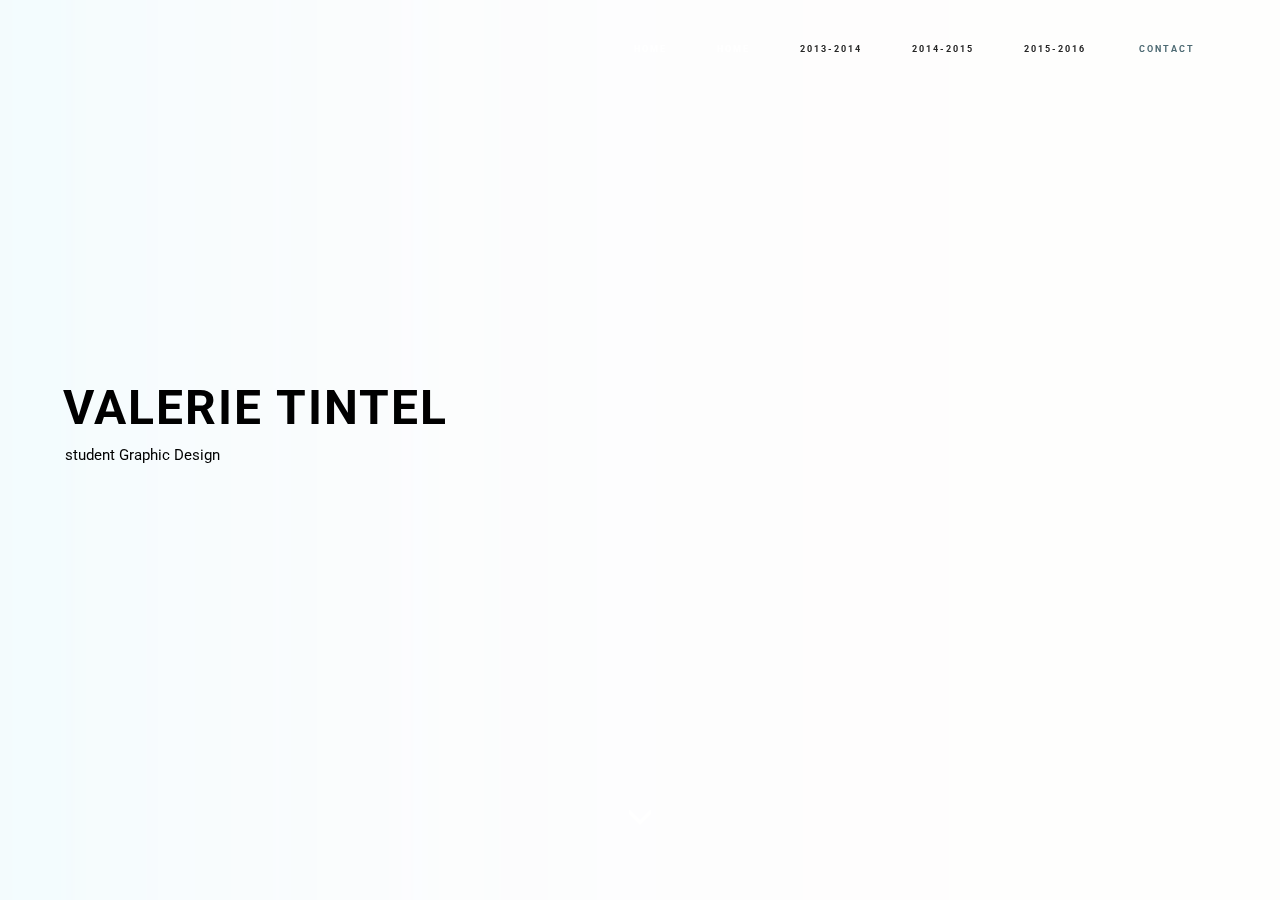
<file: index.html>
<!DOCTYPE html>
<html>
<head>
  <!-- Site made with Mobirise Website Builder v2.10, https://mobirise.com -->
  <meta charset="UTF-8">
  <meta http-equiv="X-UA-Compatible" content="IE=edge">
  <meta name="generator" content="Mobirise v2.10, mobirise.com">
  <meta name="viewport" content="width=device-width, initial-scale=1">
  <link rel="shortcut icon" href="assets/images/logo.png" type="image/x-icon">
  <meta name="description" content="">
  
  <link rel="stylesheet" href="https://fonts.googleapis.com/css?family=Roboto:700,400&amp;subset=cyrillic,latin,greek,vietnamese">
  <link rel="stylesheet" href="assets/bootstrap/css/bootstrap.min.css">
  <link rel="stylesheet" href="assets/animate.css/animate.min.css">
  <link rel="stylesheet" href="assets/mobirise/css/style.css">
  <link rel="stylesheet" href="assets/mobirise/css/mbr-additional.css" type="text/css">
  
  
  
</head>
<body>

<!-- Google Analytics -->
<script>
  (function(i,s,o,g,r,a,m){i['GoogleAnalyticsObject']=r;i[r]=i[r]||function(){
  (i[r].q=i[r].q||[]).push(arguments)},i[r].l=1*new Date();a=s.createElement(o),
  m=s.getElementsByTagName(o)[0];a.async=1;a.src=g;m.parentNode.insertBefore(a,m)
  })(window,document,'script','https://www.google-analytics.com/analytics.js','ga');

  ga('create', 'UA-77731211-2', 'auto');
  ga('send', 'pageview');

</script>
<!-- /Google Analytics -->


<section class="mbr-navbar mbr-navbar--freeze mbr-navbar--absolute mbr-navbar--transparent mbr-navbar--auto-collapse" id="menu-7">
    <div class="mbr-navbar__section mbr-section">
        <div class="mbr-section__container container">
            <div class="mbr-navbar__container">
                
                <div class="mbr-navbar__hamburger mbr-hamburger"><span class="mbr-hamburger__line"></span></div>
                <div class="mbr-navbar__column mbr-navbar__menu">
                    <nav class="mbr-navbar__menu-box mbr-navbar__menu-box--inline-right">
                        <div class="mbr-navbar__column"><ul class="mbr-navbar__items mbr-navbar__items--right mbr-buttons mbr-buttons--freeze mbr-buttons--right btn-decorator mbr-buttons--active"><li class="mbr-navbar__item"><a class="mbr-buttons__link btn text-white" href="https://mobirise.com">HOME</a></li> <li class="mbr-navbar__item"><a class="mbr-buttons__link btn text-white" href="https://mobirise.com">HOME</a></li>       <li class="mbr-navbar__item"><a class="mbr-buttons__link btn text-black" href="13-14.html">2013-2014</a></li> <li class="mbr-navbar__item"><a class="mbr-buttons__link btn text-black" href="14-15.html">2014-2015</a></li> <li class="mbr-navbar__item"><a class="mbr-buttons__link btn text-black" href="15-16.html">2015-2016</a></li>   </ul></div>
                        <div class="mbr-navbar__column"><ul class="mbr-navbar__items mbr-navbar__items--right mbr-buttons mbr-buttons--freeze mbr-buttons--right btn-inverse mbr-buttons--active"> <li class="mbr-navbar__item"><a class="mbr-buttons__btn btn btn-link" href="contact.html">CONTACT</a></li></ul></div>
                    </nav>
                </div>
            </div>
        </div>
    </div>
</section>

<section class="engine"><a rel="external" href="https://mobirise.com">mobile website builder</a></section><section class="mbr-box mbr-section mbr-section--relative mbr-section--fixed-size mbr-section--full-height mbr-section--bg-adapted mbr-parallax-background mbr-after-navbar" id="header2-4" style="background-image: url(assets/images/achtergrond-842x595-16.jpg);">
    <div class="mbr-box__magnet mbr-box__magnet--sm-padding mbr-box__magnet--center-left">
        <div class="mbr-overlay" style="opacity: 0.7; background-color: rgb(255, 255, 255);"></div>
        <div class="mbr-box__container mbr-section__container container">
            <div class="mbr-box mbr-box--stretched"><div class="mbr-box__magnet mbr-box__magnet--center-left">
                <div class="row"><div class=" col-sm-6">
                    <div class="mbr-hero animated fadeInUp">
                        <h1 class="mbr-hero__text">VALERIE TINTEL</h1>
                        <p class="mbr-hero__subtext">student Graphic Design&nbsp;</p>
                    </div>
                    
                </div></div>
            </div></div>
        </div>
        <div class="mbr-arrow mbr-arrow--floating text-center">
            <div class="mbr-section__container container">
                <a class="mbr-arrow__link" href="#next"><i class="glyphicon glyphicon-menu-down"></i></a>
            </div>
        </div>
    </div>
</section>


  <script src="assets/web/assets/jquery/jquery.min.js"></script>
  <script src="assets/bootstrap/js/bootstrap.min.js"></script>
  <script src="assets/smooth-scroll/SmoothScroll.js"></script>
  <script src="assets/jarallax/jarallax.js"></script>
  <script src="assets/mobirise/js/script.js"></script>
  
  
</body>
</html>
</file>
<file: 13-14.html>
<!DOCTYPE html>
<html>
<head>
  <!-- Site made with Mobirise Website Builder v2.10, https://mobirise.com -->
  <meta charset="UTF-8">
  <meta http-equiv="X-UA-Compatible" content="IE=edge">
  <meta name="generator" content="Mobirise v2.10, mobirise.com">
  <meta name="viewport" content="width=device-width, initial-scale=1">
  <link rel="shortcut icon" href="assets/images/logo.png" type="image/x-icon">
  <meta name="description" content="">
  
  <link rel="stylesheet" href="https://fonts.googleapis.com/css?family=Roboto:700,400&amp;subset=cyrillic,latin,greek,vietnamese">
  <link rel="stylesheet" href="assets/bootstrap/css/bootstrap.min.css">
  <link rel="stylesheet" href="assets/animate.css/animate.min.css">
  <link rel="stylesheet" href="assets/mobirise/css/style.css">
  <link rel="stylesheet" href="assets/mobirise/css/mbr-additional.css" type="text/css">
  
  
  
</head>
<body>

<!-- Google Analytics -->
<script>
  (function(i,s,o,g,r,a,m){i['GoogleAnalyticsObject']=r;i[r]=i[r]||function(){
  (i[r].q=i[r].q||[]).push(arguments)},i[r].l=1*new Date();a=s.createElement(o),
  m=s.getElementsByTagName(o)[0];a.async=1;a.src=g;m.parentNode.insertBefore(a,m)
  })(window,document,'script','https://www.google-analytics.com/analytics.js','ga');

  ga('create', 'UA-77731211-2', 'auto');
  ga('send', 'pageview');

</script>
<!-- /Google Analytics -->


<section class="mbr-box mbr-section mbr-section--relative mbr-section--fixed-size mbr-section--full-height mbr-section--bg-adapted" id="header4-71" style="background-color: rgb(0, 0, 0);">
    <div class="mbr-box__magnet mbr-box__magnet--sm-padding mbr-box__magnet--center-center">
        
        <div class="mbr-box__container mbr-section__container container">
            <div class="mbr-box mbr-box--stretched"><div class="mbr-box__magnet mbr-box__magnet--center-center">
                <div class="row"><div class=" col-sm-8 col-sm-offset-2">
                    <div class="mbr-hero animated fadeInUp">
                        <h1 class="mbr-hero__text">2013-2014</h1>
                        
                    </div>
                    <div class="mbr-buttons btn-inverse mbr-buttons--center"> <a class="mbr-buttons__btn btn btn-lg btn-default animated fadeInUp delay" href="page10.html">photography</a></div>
                </div></div>
            </div></div>
        </div>
        
    </div>
</section>


  <section class="engine"><a rel="external" href="https://mobirise.com">best website builder free</a></section><script src="assets/web/assets/jquery/jquery.min.js"></script>
  <script src="assets/bootstrap/js/bootstrap.min.js"></script>
  <script src="assets/smooth-scroll/SmoothScroll.js"></script>
  <script src="assets/mobirise/js/script.js"></script>
  
  
</body>
</html>
</file>
<file: 14-15.html>
<!DOCTYPE html>
<html>
<head>
  <!-- Site made with Mobirise Website Builder v2.10, https://mobirise.com -->
  <meta charset="UTF-8">
  <meta http-equiv="X-UA-Compatible" content="IE=edge">
  <meta name="generator" content="Mobirise v2.10, mobirise.com">
  <meta name="viewport" content="width=device-width, initial-scale=1">
  <link rel="shortcut icon" href="assets/images/logo.png" type="image/x-icon">
  <meta name="description" content="">
  
  <link rel="stylesheet" href="https://fonts.googleapis.com/css?family=Roboto:700,400&amp;subset=cyrillic,latin,greek,vietnamese">
  <link rel="stylesheet" href="assets/bootstrap/css/bootstrap.min.css">
  <link rel="stylesheet" href="assets/animate.css/animate.min.css">
  <link rel="stylesheet" href="assets/mobirise/css/style.css">
  <link rel="stylesheet" href="assets/mobirise/css/mbr-additional.css" type="text/css">
  
  
  
</head>
<body>

<!-- Google Analytics -->
<script>
  (function(i,s,o,g,r,a,m){i['GoogleAnalyticsObject']=r;i[r]=i[r]||function(){
  (i[r].q=i[r].q||[]).push(arguments)},i[r].l=1*new Date();a=s.createElement(o),
  m=s.getElementsByTagName(o)[0];a.async=1;a.src=g;m.parentNode.insertBefore(a,m)
  })(window,document,'script','https://www.google-analytics.com/analytics.js','ga');

  ga('create', 'UA-77731211-2', 'auto');
  ga('send', 'pageview');

</script>
<!-- /Google Analytics -->


<section class="mbr-box mbr-section mbr-section--relative mbr-section--fixed-size mbr-section--full-height mbr-section--bg-adapted" id="header4-60" style="background-color: rgb(0, 0, 0);">
    <div class="mbr-box__magnet mbr-box__magnet--sm-padding mbr-box__magnet--center-center">
        
        <div class="mbr-box__container mbr-section__container container">
            <div class="mbr-box mbr-box--stretched"><div class="mbr-box__magnet mbr-box__magnet--center-center">
                <div class="row"><div class=" col-sm-8 col-sm-offset-2">
                    <div class="mbr-hero animated fadeInUp">
                        <h1 class="mbr-hero__text">2014-2015</h1>
                        
                    </div>
                    <div class="mbr-buttons btn-inverse mbr-buttons--center"><a class="mbr-buttons__btn btn btn-lg animated fadeInUp delay btn-default" href="photography14-15.html">photography</a> <a class="mbr-buttons__btn btn btn-lg btn-default animated fadeInUp delay" href="graphics14-15.html">graphics</a></div>
                </div></div>
            </div></div>
        </div>
        
    </div>
</section>


  <section class="engine"><a rel="external" href="https://mobirise.com">free site creator</a></section><script src="assets/web/assets/jquery/jquery.min.js"></script>
  <script src="assets/bootstrap/js/bootstrap.min.js"></script>
  <script src="assets/smooth-scroll/SmoothScroll.js"></script>
  <script src="assets/mobirise/js/script.js"></script>
  
  
</body>
</html>
</file>
<file: 15-16.html>
<!DOCTYPE html>
<html>
<head>
  <!-- Site made with Mobirise Website Builder v2.10, https://mobirise.com -->
  <meta charset="UTF-8">
  <meta http-equiv="X-UA-Compatible" content="IE=edge">
  <meta name="generator" content="Mobirise v2.10, mobirise.com">
  <meta name="viewport" content="width=device-width, initial-scale=1">
  <link rel="shortcut icon" href="assets/images/logo.png" type="image/x-icon">
  <meta name="description" content="">
  
  <link rel="stylesheet" href="https://fonts.googleapis.com/css?family=Roboto:700,400&amp;subset=cyrillic,latin,greek,vietnamese">
  <link rel="stylesheet" href="assets/bootstrap/css/bootstrap.min.css">
  <link rel="stylesheet" href="assets/animate.css/animate.min.css">
  <link rel="stylesheet" href="assets/mobirise/css/style.css">
  <link rel="stylesheet" href="assets/mobirise/css/mbr-additional.css" type="text/css">
  
  
  
</head>
<body>

<!-- Google Analytics -->
<script>
  (function(i,s,o,g,r,a,m){i['GoogleAnalyticsObject']=r;i[r]=i[r]||function(){
  (i[r].q=i[r].q||[]).push(arguments)},i[r].l=1*new Date();a=s.createElement(o),
  m=s.getElementsByTagName(o)[0];a.async=1;a.src=g;m.parentNode.insertBefore(a,m)
  })(window,document,'script','https://www.google-analytics.com/analytics.js','ga');

  ga('create', 'UA-77731211-2', 'auto');
  ga('send', 'pageview');

</script>
<!-- /Google Analytics -->


<section class="mbr-box mbr-section mbr-section--relative mbr-section--fixed-size mbr-section--full-height mbr-section--bg-adapted" id="header4-40" style="background-color: rgb(0, 0, 0);">
    <div class="mbr-box__magnet mbr-box__magnet--sm-padding mbr-box__magnet--center-center">
        
        <div class="mbr-box__container mbr-section__container container">
            <div class="mbr-box mbr-box--stretched"><div class="mbr-box__magnet mbr-box__magnet--center-center">
                <div class="row"><div class=" col-sm-8 col-sm-offset-2">
                    <div class="mbr-hero animated fadeInUp">
                        <h1 class="mbr-hero__text">2015-2016</h1>
                        
                    </div>
                    <div class="mbr-buttons btn-inverse mbr-buttons--center"><a class="mbr-buttons__btn btn btn-lg animated fadeInUp delay btn-default" href="photgraphy1516.html">photograhpy</a> <a class="mbr-buttons__btn btn btn-lg animated fadeInUp delay btn-default" href="graphic15-16.html">graphics</a> <a class="mbr-buttons__btn btn btn-lg animated fadeInUp delay btn-default" href="drawings.html">drawings</a></div>
                </div></div>
            </div></div>
        </div>
        
    </div>
</section>


  <section class="engine"><a rel="external" href="https://mobirise.com">website builder for mac</a></section><script src="assets/web/assets/jquery/jquery.min.js"></script>
  <script src="assets/bootstrap/js/bootstrap.min.js"></script>
  <script src="assets/smooth-scroll/SmoothScroll.js"></script>
  <script src="assets/mobirise/js/script.js"></script>
  
  
</body>
</html>
</file>
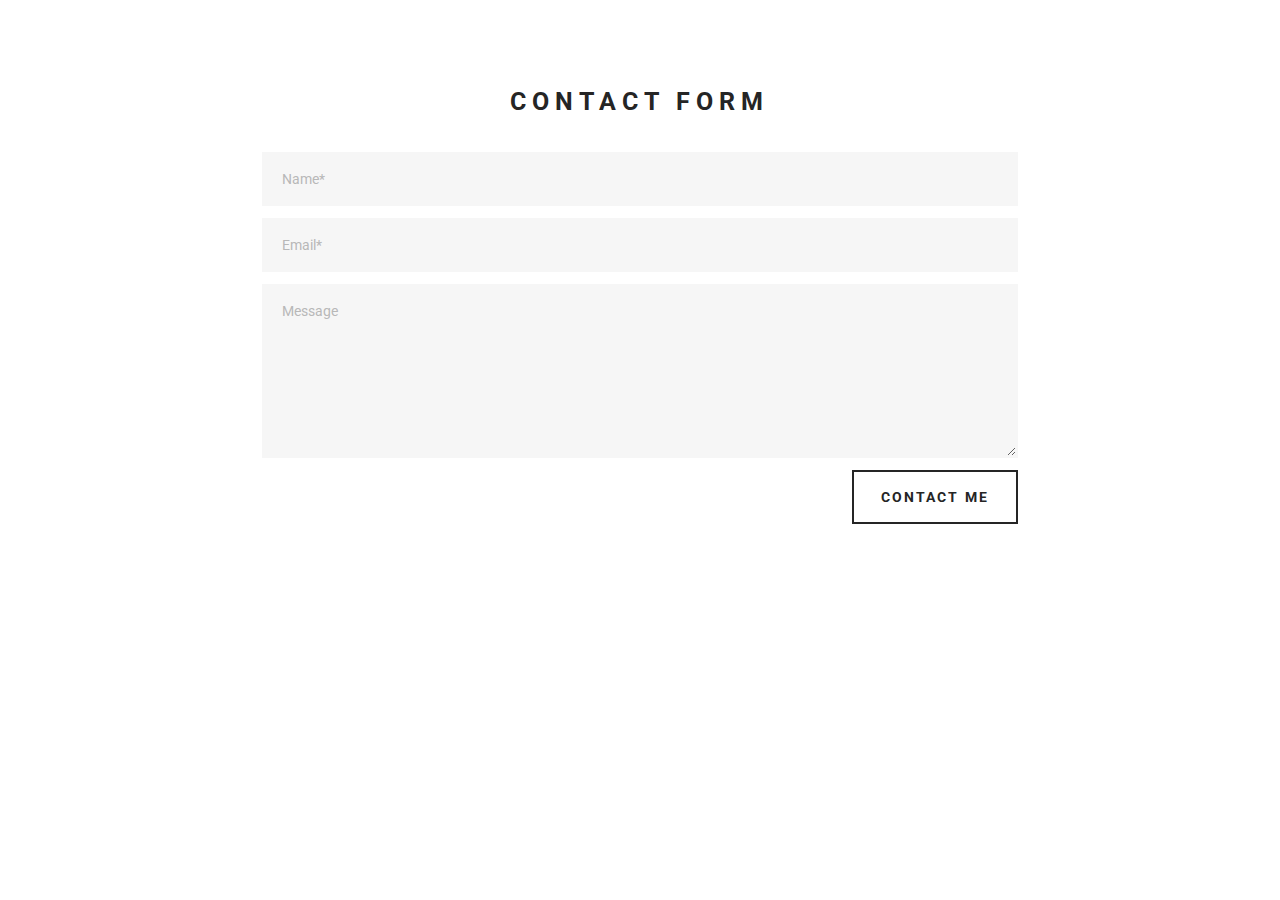
<file: contact.html>
<!DOCTYPE html>
<html>
<head>
  <!-- Site made with Mobirise Website Builder v2.10, https://mobirise.com -->
  <meta charset="UTF-8">
  <meta http-equiv="X-UA-Compatible" content="IE=edge">
  <meta name="generator" content="Mobirise v2.10, mobirise.com">
  <meta name="viewport" content="width=device-width, initial-scale=1">
  <link rel="shortcut icon" href="assets/images/logo.png" type="image/x-icon">
  <meta name="description" content="">
  
  <link rel="stylesheet" href="https://fonts.googleapis.com/css?family=Roboto:700,400&amp;subset=cyrillic,latin,greek,vietnamese">
  <link rel="stylesheet" href="assets/bootstrap/css/bootstrap.min.css">
  <link rel="stylesheet" href="assets/mobirise/css/style.css">
  <link rel="stylesheet" href="assets/mobirise/css/mbr-additional.css" type="text/css">
  
  
  
</head>
<body>

<!-- Google Analytics -->
<script>
  (function(i,s,o,g,r,a,m){i['GoogleAnalyticsObject']=r;i[r]=i[r]||function(){
  (i[r].q=i[r].q||[]).push(arguments)},i[r].l=1*new Date();a=s.createElement(o),
  m=s.getElementsByTagName(o)[0];a.async=1;a.src=g;m.parentNode.insertBefore(a,m)
  })(window,document,'script','https://www.google-analytics.com/analytics.js','ga');

  ga('create', 'UA-77731211-2', 'auto');
  ga('send', 'pageview');

</script>
<!-- /Google Analytics -->


<section class="mbr-section mbr-section--relative mbr-section--fixed-size" id="form1-13" style="background-color: rgb(255, 255, 255);">
    
    <div class="mbr-section__container mbr-section__container--std-padding container" style="padding-top: 93px; padding-bottom: 93px;">
        <div class="row">
            <div class="col-sm-12">
                <div class="row">
                    <div class="col-sm-8 col-sm-offset-2" data-form-type="formoid">
                        <div class="mbr-header mbr-header--center mbr-header--std-padding">
                            <h2 class="mbr-header__text">CONTACT FORM</h2>
                        </div>
                        <div data-form-alert="true">
                            <div class="hide" data-form-alert-success="true">Thanks for filling out form!</div>
                        </div>
                        <form action="https://mobirise.com/" method="post" data-form-title="CONTACT FORM">
                            <input type="hidden" value="RIVb0z6vmHOq8yeYGyTjV9EPOlNaJGh8y81vtvud4VnmL5aqfe+CRT/G4OgJ3wlmpMyQlQHZv8XVAk49hvWRBoSasBhFAp2jHdMPBhW6X1HCQU7fpF4ZFVzLYplVGNYW" data-form-email="true">
                            <div class="form-group">
                                <input type="text" class="form-control" name="name" required="" placeholder="Name*" data-form-field="Name">
                            </div>
                            <div class="form-group">
                                <input type="email" class="form-control" name="email" required="" placeholder="Email*" data-form-field="Email">
                            </div>
                            
                            <div class="form-group">
                                <textarea class="form-control" name="message" rows="7" placeholder="Message" data-form-field="Message"></textarea>
                            </div>
                            <div class="mbr-buttons mbr-buttons--right"><button type="submit" class="mbr-buttons__btn btn btn-lg btn-default">CONTACT ME</button></div>
                        </form>
                    </div>
                </div>
            </div>
        </div>
    </div>
</section>


  <section class="engine"><a rel="external" href="https://mobirise.com">mac web design software</a></section><script src="assets/web/assets/jquery/jquery.min.js"></script>
  <script src="assets/bootstrap/js/bootstrap.min.js"></script>
  <script src="assets/smooth-scroll/SmoothScroll.js"></script>
  <!--[if lte IE 9]>
    <script src="assets/jquery-placeholder/jquery.placeholder.min.js"></script>
  <![endif]-->
  <script src="assets/mobirise/js/script.js"></script>
  <script src="assets/formoid/formoid.min.js"></script>
  
  
</body>
</html>
</file>
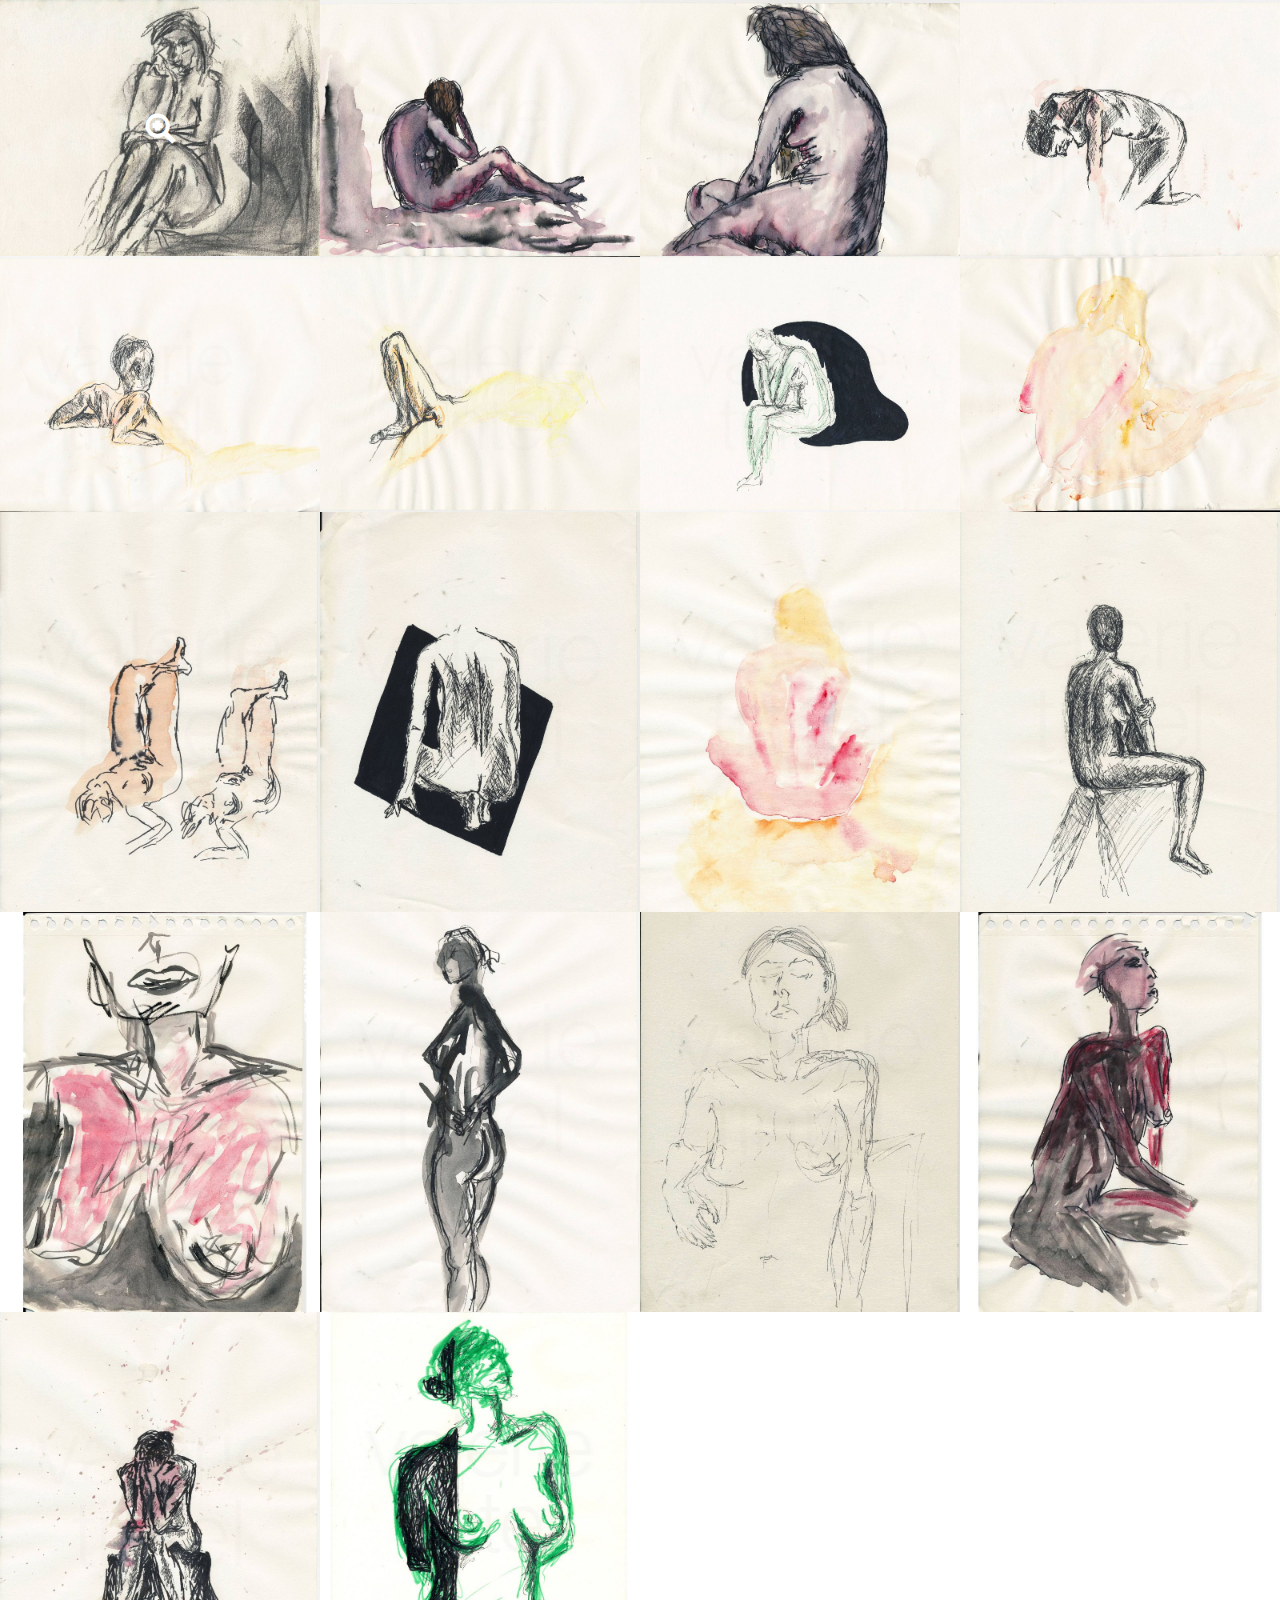
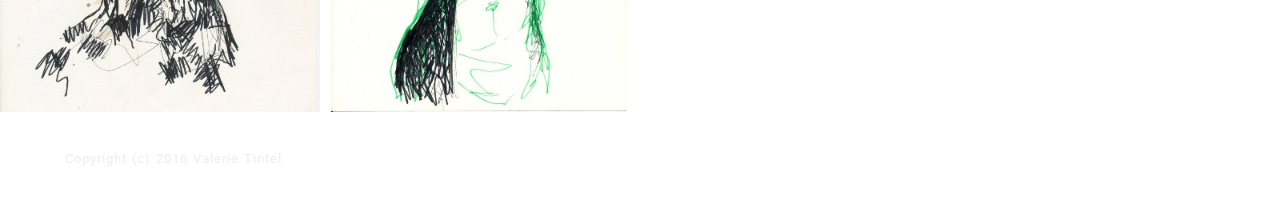
<file: drawings.html>
<!DOCTYPE html>
<html>
<head>
  <!-- Site made with Mobirise Website Builder v2.10, https://mobirise.com -->
  <meta charset="UTF-8">
  <meta http-equiv="X-UA-Compatible" content="IE=edge">
  <meta name="generator" content="Mobirise v2.10, mobirise.com">
  <meta name="viewport" content="width=device-width, initial-scale=1">
  <link rel="shortcut icon" href="assets/images/logo.png" type="image/x-icon">
  <meta name="description" content="">
  
  <link rel="stylesheet" href="https://fonts.googleapis.com/css?family=Roboto:700,400&amp;subset=cyrillic,latin,greek,vietnamese">
  <link rel="stylesheet" href="assets/bootstrap/css/bootstrap.min.css">
  <link rel="stylesheet" href="assets/mobirise/css/style.css">
  <link rel="stylesheet" href="assets/mobirise-gallery/style.css">
  <link rel="stylesheet" href="assets/mobirise-slider/style.css">
  <link rel="stylesheet" href="assets/mobirise/css/mbr-additional.css" type="text/css">
  
  
  
</head>
<body>

<!-- Google Analytics -->
<script>
  (function(i,s,o,g,r,a,m){i['GoogleAnalyticsObject']=r;i[r]=i[r]||function(){
  (i[r].q=i[r].q||[]).push(arguments)},i[r].l=1*new Date();a=s.createElement(o),
  m=s.getElementsByTagName(o)[0];a.async=1;a.src=g;m.parentNode.insertBefore(a,m)
  })(window,document,'script','https://www.google-analytics.com/analytics.js','ga');

  ga('create', 'UA-77731211-2', 'auto');
  ga('send', 'pageview');

</script>
<!-- /Google Analytics -->


<section class="mbr-gallery mbr-section mbr-section--no-padding" id="gallery1-40" style="background-color: rgb(76, 105, 114);">
    <!-- Gallery -->
    <div class=" mbr-gallery-layout-default">
        <div>
            <div class="row mbr-gallery-row no-gutter">
                
                <div class="col-lg-3 col-md-4 col-sm-6 col-xs-12 mbr-gallery-item">

                     

                    <a href="#lb-gallery1-40" data-slide-to="0" data-toggle="modal">
                        <img alt="" src="assets/images/scan-1-3035x2428-56-2000x1600-95.jpg">
                        <span class="icon glyphicon glyphicon-zoom-in"></span>
                    </a>              
                </div><div class="col-lg-3 col-md-4 col-sm-6 col-xs-12 mbr-gallery-item">

                     

                    <a href="#lb-gallery1-40" data-slide-to="1" data-toggle="modal">
                        <img alt="" src="assets/images/scan-2-3100x2480-42-2000x1600-37.jpg">
                        <span class="icon glyphicon glyphicon-zoom-in"></span>
                    </a>              
                </div><div class="col-lg-3 col-md-4 col-sm-6 col-xs-12 mbr-gallery-item">

                     

                    <a href="#lb-gallery1-40" data-slide-to="2" data-toggle="modal">
                        <img alt="" src="assets/images/scan-3-3100x2480-50-2000x1600-37.jpg">
                        <span class="icon glyphicon glyphicon-zoom-in"></span>
                    </a>              
                </div><div class="col-lg-3 col-md-4 col-sm-6 col-xs-12 mbr-gallery-item">

                     

                    <a href="#lb-gallery1-40" data-slide-to="3" data-toggle="modal">
                        <img alt="" src="assets/images/scan-5-3100x2480-0-2000x1600-84.jpg">
                        <span class="icon glyphicon glyphicon-zoom-in"></span>
                    </a>              
                </div><div class="col-lg-3 col-md-4 col-sm-6 col-xs-12 mbr-gallery-item">

                     

                    <a href="#lb-gallery1-40" data-slide-to="4" data-toggle="modal">
                        <img alt="" src="assets/images/scan-6-3100x2480-69-2000x1600-31.jpg">
                        <span class="icon glyphicon glyphicon-zoom-in"></span>
                    </a>              
                </div><div class="col-lg-3 col-md-4 col-sm-6 col-xs-12 mbr-gallery-item">

                     

                    <a href="#lb-gallery1-40" data-slide-to="5" data-toggle="modal">
                        <img alt="" src="assets/images/scan-10-3100x2480-45-2000x1600-61.jpg">
                        <span class="icon glyphicon glyphicon-zoom-in"></span>
                    </a>              
                </div><div class="col-lg-3 col-md-4 col-sm-6 col-xs-12 mbr-gallery-item">

                     

                    <a href="#lb-gallery1-40" data-slide-to="6" data-toggle="modal">
                        <img alt="" src="assets/images/scan-13-3100x2480-76-2000x1600-58.jpg">
                        <span class="icon glyphicon glyphicon-zoom-in"></span>
                    </a>              
                </div><div class="col-lg-3 col-md-4 col-sm-6 col-xs-12 mbr-gallery-item">

                     

                    <a href="#lb-gallery1-40" data-slide-to="7" data-toggle="modal">
                        <img alt="" src="assets/images/scan-3100x2480-18-2000x1600-58.jpg">
                        <span class="icon glyphicon glyphicon-zoom-in"></span>
                    </a>              
                </div>
            </div>
        </div>
        <div class="clearfix"></div>
    </div>

    <!-- Lightbox -->
    <div data-app-prevent-settings="" class="mbr-slider modal fade carousel slide" tabindex="-1" data-keyboard="true" data-interval="false" id="lb-gallery1-40">
        <div class="modal-dialog">
            <div class="modal-content">
                <div class="modal-body">
                    <ol class="carousel-indicators">
                        <li data-app-prevent-settings="" data-target="#lb-gallery1-40" data-slide-to="0"></li><li data-app-prevent-settings="" data-target="#lb-gallery1-40" data-slide-to="1"></li><li data-app-prevent-settings="" data-target="#lb-gallery1-40" data-slide-to="2"></li><li data-app-prevent-settings="" data-target="#lb-gallery1-40" data-slide-to="3"></li><li data-app-prevent-settings="" data-target="#lb-gallery1-40" data-slide-to="4"></li><li data-app-prevent-settings="" data-target="#lb-gallery1-40" data-slide-to="5"></li><li data-app-prevent-settings="" data-target="#lb-gallery1-40" data-slide-to="6"></li><li data-app-prevent-settings="" data-target="#lb-gallery1-40" class=" active" data-slide-to="7"></li>
                    </ol>
                    <div class="carousel-inner">
                        <div class="item">
                            <img alt="" src="assets/images/scan-1-3035x2428-56.jpg">
                        </div><div class="item">
                            <img alt="" src="assets/images/scan-2-3100x2480-42.jpg">
                        </div><div class="item">
                            <img alt="" src="assets/images/scan-3-3100x2480-50.jpg">
                        </div><div class="item">
                            <img alt="" src="assets/images/scan-5-3100x2480-0.jpg">
                        </div><div class="item">
                            <img alt="" src="assets/images/scan-6-3100x2480-69.jpg">
                        </div><div class="item">
                            <img alt="" src="assets/images/scan-10-3100x2480-45.jpg">
                        </div><div class="item">
                            <img alt="" src="assets/images/scan-13-3100x2480-76.jpg">
                        </div><div class="item active">
                            <img alt="" src="assets/images/scan-3100x2480-18.jpg">
                        </div>
                    </div>
                    <a class="left carousel-control" role="button" data-slide="prev" href="#lb-gallery1-40">
                        <span class="glyphicon glyphicon-menu-left" aria-hidden="true"></span>
                        <span class="sr-only">Previous</span>
                    </a>
                    <a class="right carousel-control" role="button" data-slide="next" href="#lb-gallery1-40">
                        <span class="glyphicon glyphicon-menu-right" aria-hidden="true"></span>
                        <span class="sr-only">Next</span>
                    </a>

                    <a class="close" href="#" role="button" data-dismiss="modal">
                        <span class="glyphicon glyphicon-remove" aria-hidden="true"></span>
                        <span class="sr-only">Close</span>
                    </a>
                </div>
            </div>
        </div>
    </div>
</section>

<section class="engine"><a rel="external" href="https://mobirise.com">free website builder</a></section><section class="mbr-gallery mbr-section mbr-section--no-padding" id="gallery1-41" style="background-color: rgb(76, 105, 114);">
    <!-- Gallery -->
    <div class=" mbr-gallery-layout-default">
        <div>
            <div class="row mbr-gallery-row no-gutter">
                
                <div class="col-lg-3 col-md-4 col-sm-6 col-xs-12 mbr-gallery-item">

                     

                    <a href="#lb-gallery1-41" data-slide-to="0" data-toggle="modal">
                        <img alt="" src="assets/images/scan-2480x3100-54-2000x2500-72.jpg">
                        <span class="icon glyphicon glyphicon-zoom-in"></span>
                    </a>              
                </div><div class="col-lg-3 col-md-4 col-sm-6 col-xs-12 mbr-gallery-item">

                     

                    <a href="#lb-gallery1-41" data-slide-to="1" data-toggle="modal">
                        <img alt="" src="assets/images/scan-7-2480x3100-63-2000x2500-57.jpg">
                        <span class="icon glyphicon glyphicon-zoom-in"></span>
                    </a>              
                </div><div class="col-lg-3 col-md-4 col-sm-6 col-xs-12 mbr-gallery-item">

                     

                    <a href="#lb-gallery1-41" data-slide-to="2" data-toggle="modal">
                        <img alt="" src="assets/images/scan-9-2368x2961-47-2000x2501-99.jpg">
                        <span class="icon glyphicon glyphicon-zoom-in"></span>
                    </a>              
                </div><div class="col-lg-3 col-md-4 col-sm-6 col-xs-12 mbr-gallery-item">

                     

                    <a href="#lb-gallery1-41" data-slide-to="3" data-toggle="modal">
                        <img alt="" src="assets/images/scan-11-2480x3100-67-2000x2500-14.jpg">
                        <span class="icon glyphicon glyphicon-zoom-in"></span>
                    </a>              
                </div><div class="col-lg-3 col-md-4 col-sm-6 col-xs-12 mbr-gallery-item">

                     

                    <a href="#lb-gallery1-41" data-slide-to="4" data-toggle="modal">
                        <img alt="" src="assets/images/scan-14-2806x3508-43-2000x2500-17.jpg">
                        <span class="icon glyphicon glyphicon-zoom-in"></span>
                    </a>              
                </div><div class="col-lg-3 col-md-4 col-sm-6 col-xs-12 mbr-gallery-item">

                     

                    <a href="#lb-gallery1-41" data-slide-to="5" data-toggle="modal">
                        <img alt="" src="assets/images/scan-15-2480x3100-8-2000x2500-22.jpg">
                        <span class="icon glyphicon glyphicon-zoom-in"></span>
                    </a>              
                </div><div class="col-lg-3 col-md-4 col-sm-6 col-xs-12 mbr-gallery-item">

                     

                    <a href="#lb-gallery1-41" data-slide-to="6" data-toggle="modal">
                        <img alt="" src="assets/images/scan-16-2480x3100-19-2000x2500-59.jpg">
                        <span class="icon glyphicon glyphicon-zoom-in"></span>
                    </a>              
                </div><div class="col-lg-3 col-md-4 col-sm-6 col-xs-12 mbr-gallery-item">

                     

                    <a href="#lb-gallery1-41" data-slide-to="7" data-toggle="modal">
                        <img alt="" src="assets/images/scan-17-2806x3508-44-2000x2500-39.jpg">
                        <span class="icon glyphicon glyphicon-zoom-in"></span>
                    </a>              
                </div>
            </div>
        </div>
        <div class="clearfix"></div>
    </div>

    <!-- Lightbox -->
    <div data-app-prevent-settings="" class="mbr-slider modal fade carousel slide" tabindex="-1" data-keyboard="true" data-interval="false" id="lb-gallery1-41">
        <div class="modal-dialog">
            <div class="modal-content">
                <div class="modal-body">
                    <ol class="carousel-indicators">
                        <li data-app-prevent-settings="" data-target="#lb-gallery1-41" data-slide-to="0"></li><li data-app-prevent-settings="" data-target="#lb-gallery1-41" data-slide-to="1"></li><li data-app-prevent-settings="" data-target="#lb-gallery1-41" data-slide-to="2"></li><li data-app-prevent-settings="" data-target="#lb-gallery1-41" data-slide-to="3"></li><li data-app-prevent-settings="" data-target="#lb-gallery1-41" data-slide-to="4"></li><li data-app-prevent-settings="" data-target="#lb-gallery1-41" data-slide-to="5"></li><li data-app-prevent-settings="" data-target="#lb-gallery1-41" data-slide-to="6"></li><li data-app-prevent-settings="" data-target="#lb-gallery1-41" class=" active" data-slide-to="7"></li>
                    </ol>
                    <div class="carousel-inner">
                        <div class="item">
                            <img alt="" src="assets/images/scan-2480x3100-54.jpg">
                        </div><div class="item">
                            <img alt="" src="assets/images/scan-7-2480x3100-63.jpg">
                        </div><div class="item">
                            <img alt="" src="assets/images/scan-9-2368x2961-47.jpg">
                        </div><div class="item">
                            <img alt="" src="assets/images/scan-11-2480x3100-67.jpg">
                        </div><div class="item">
                            <img alt="" src="assets/images/scan-14-2806x3508-43.jpg">
                        </div><div class="item">
                            <img alt="" src="assets/images/scan-15-2480x3100-8.jpg">
                        </div><div class="item">
                            <img alt="" src="assets/images/scan-16-2480x3100-19.jpg">
                        </div><div class="item active">
                            <img alt="" src="assets/images/scan-17-2806x3508-44.jpg">
                        </div>
                    </div>
                    <a class="left carousel-control" role="button" data-slide="prev" href="#lb-gallery1-41">
                        <span class="glyphicon glyphicon-menu-left" aria-hidden="true"></span>
                        <span class="sr-only">Previous</span>
                    </a>
                    <a class="right carousel-control" role="button" data-slide="next" href="#lb-gallery1-41">
                        <span class="glyphicon glyphicon-menu-right" aria-hidden="true"></span>
                        <span class="sr-only">Next</span>
                    </a>

                    <a class="close" href="#" role="button" data-dismiss="modal">
                        <span class="glyphicon glyphicon-remove" aria-hidden="true"></span>
                        <span class="sr-only">Close</span>
                    </a>
                </div>
            </div>
        </div>
    </div>
</section>

<section class="mbr-gallery mbr-section mbr-section--no-padding" id="gallery1-42" style="background-color: rgb(255, 255, 255);">
    <!-- Gallery -->
    <div class=" mbr-gallery-layout-default">
        <div>
            <div class="row mbr-gallery-row no-gutter">
                
                <div class="col-lg-3 col-md-4 col-sm-6 col-xs-12 mbr-gallery-item">

                     

                    <a href="#lb-gallery1-42" data-slide-to="0" data-toggle="modal">
                        <img alt="" src="assets/images/scan-19-2480x3100-86-2000x2500-48.jpg">
                        <span class="icon glyphicon glyphicon-zoom-in"></span>
                    </a>              
                </div><div class="col-lg-3 col-md-4 col-sm-6 col-xs-12 mbr-gallery-item">

                     

                    <a href="#lb-gallery1-42" data-slide-to="1" data-toggle="modal">
                        <img alt="" src="assets/images/scan-20kopie-2666x3332-85-2000x2500-83.jpg">
                        <span class="icon glyphicon glyphicon-zoom-in"></span>
                    </a>              
                </div>
            </div>
        </div>
        <div class="clearfix"></div>
    </div>

    <!-- Lightbox -->
    <div data-app-prevent-settings="" class="mbr-slider modal fade carousel slide" tabindex="-1" data-keyboard="true" data-interval="false" id="lb-gallery1-42">
        <div class="modal-dialog">
            <div class="modal-content">
                <div class="modal-body">
                    <ol class="carousel-indicators">
                        <li data-app-prevent-settings="" data-target="#lb-gallery1-42" data-slide-to="0"></li><li data-app-prevent-settings="" data-target="#lb-gallery1-42" class=" active" data-slide-to="1"></li>
                    </ol>
                    <div class="carousel-inner">
                        <div class="item">
                            <img alt="" src="assets/images/scan-19-2480x3100-86.jpg">
                        </div><div class="item active">
                            <img alt="" src="assets/images/scan-20kopie-2666x3332-85.jpg">
                        </div>
                    </div>
                    <a class="left carousel-control" role="button" data-slide="prev" href="#lb-gallery1-42">
                        <span class="glyphicon glyphicon-menu-left" aria-hidden="true"></span>
                        <span class="sr-only">Previous</span>
                    </a>
                    <a class="right carousel-control" role="button" data-slide="next" href="#lb-gallery1-42">
                        <span class="glyphicon glyphicon-menu-right" aria-hidden="true"></span>
                        <span class="sr-only">Next</span>
                    </a>

                    <a class="close" href="#" role="button" data-dismiss="modal">
                        <span class="glyphicon glyphicon-remove" aria-hidden="true"></span>
                        <span class="sr-only">Close</span>
                    </a>
                </div>
            </div>
        </div>
    </div>
</section>

<footer class="mbr-section mbr-section--relative mbr-section--fixed-size" id="footer1-62" style="background-color: rgb(255, 255, 255);">
    
    <div class="mbr-section__container container">
        <div class="mbr-footer mbr-footer--wysiwyg row" style="padding-top: 36.900000000000006px; padding-bottom: 36.900000000000006px;">
            <div class="col-sm-12">
                <p class="mbr-footer__copyright">Copyright (c) 2016 Valerie Tintel</p>
            </div>
        </div>
    </div>
</footer>


  <script src="assets/web/assets/jquery/jquery.min.js"></script>
  <script src="assets/bootstrap/js/bootstrap.min.js"></script>
  <script src="assets/smooth-scroll/SmoothScroll.js"></script>
  <script src="assets/masonry/masonry.pkgd.min.js"></script>
  <script src="assets/imagesloaded/imagesloaded.pkgd.min.js"></script>
  <script src="assets/bootstrap-carousel-swipe/bootstrap-carousel-swipe.js"></script>
  <script src="assets/mobirise/js/script.js"></script>
  <script src="assets/mobirise-gallery/script.js"></script>
  
  
</body>
</html>
</file>
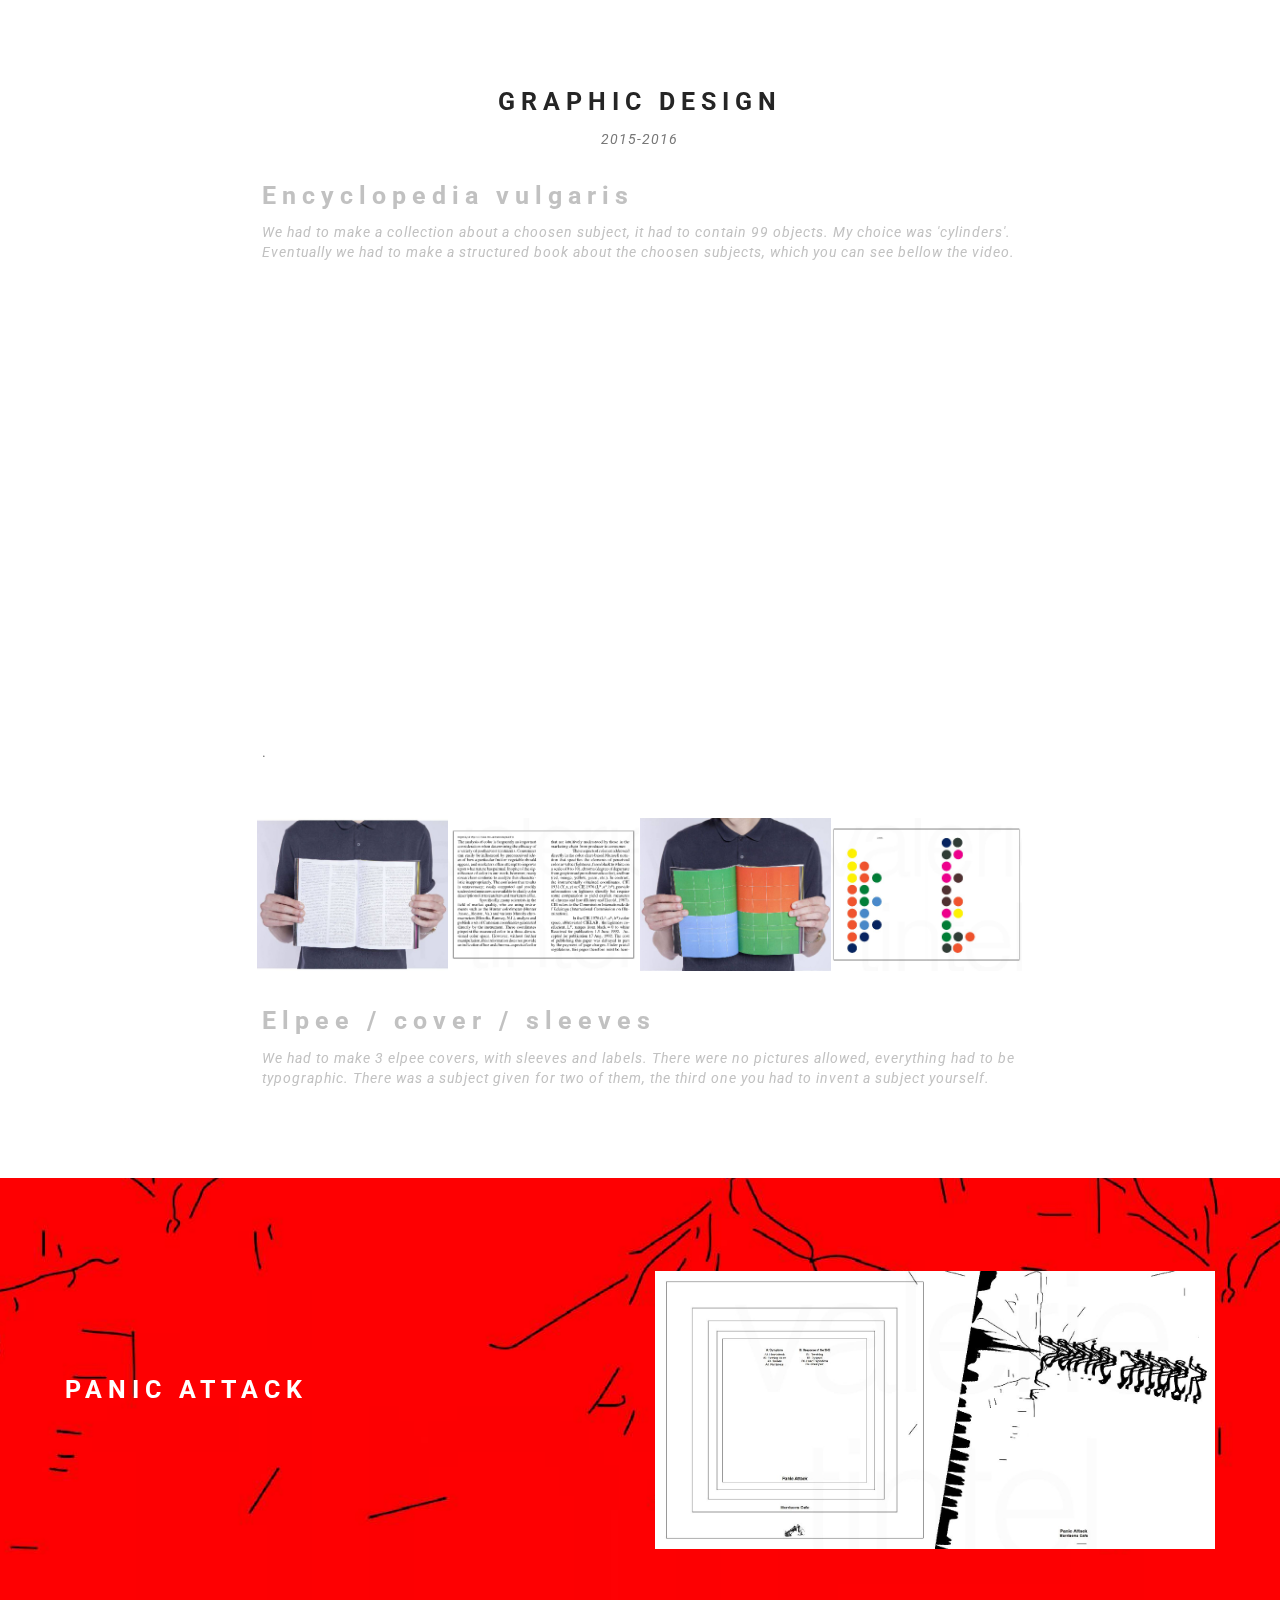
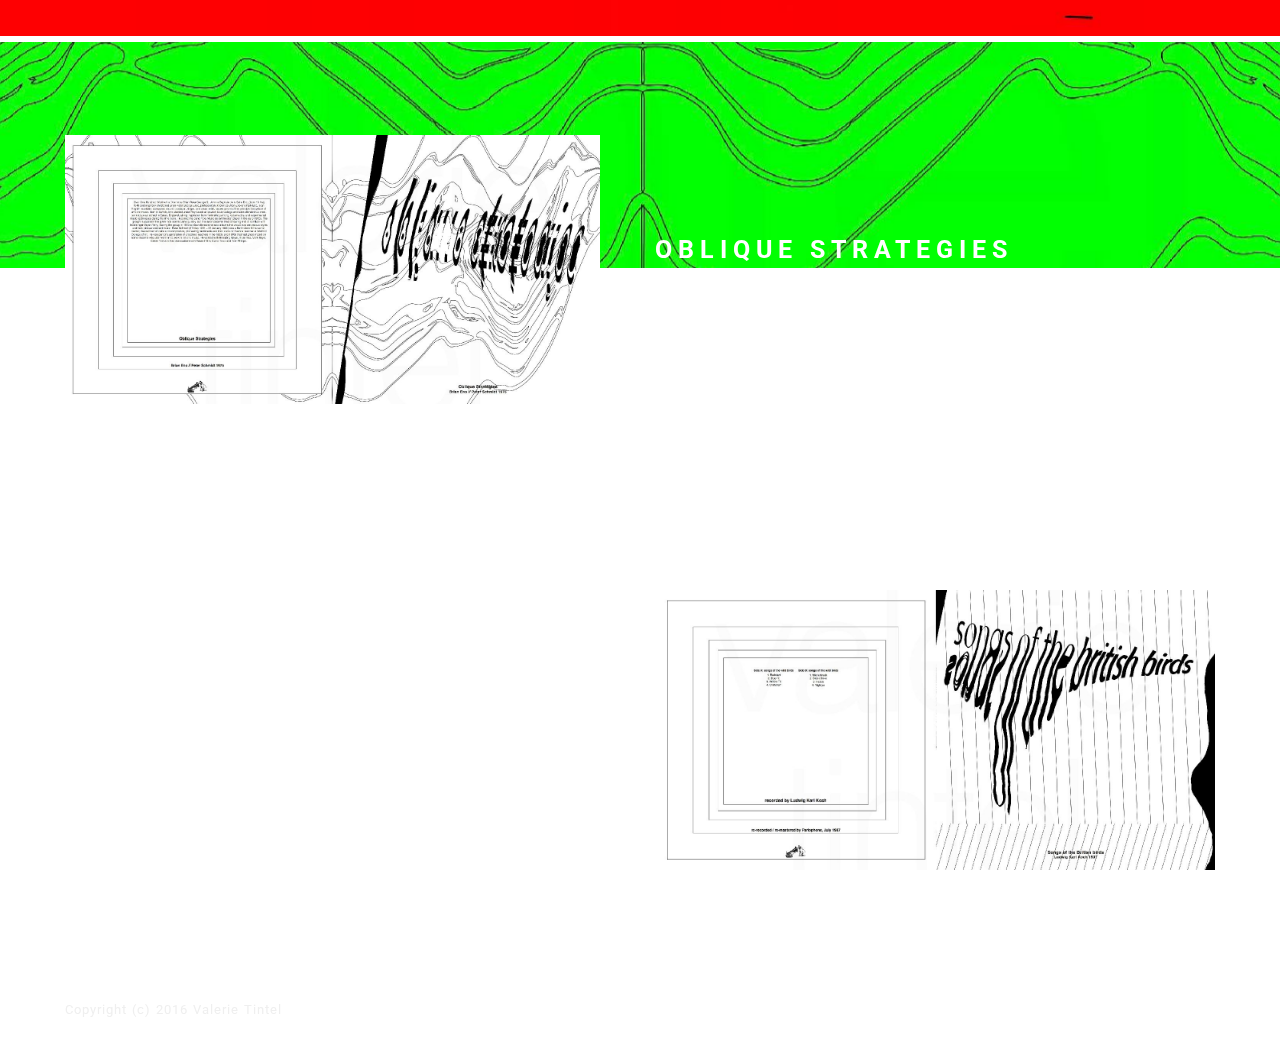
<file: graphic15-16.html>
<!DOCTYPE html>
<html>
<head>
  <!-- Site made with Mobirise Website Builder v2.10, https://mobirise.com -->
  <meta charset="UTF-8">
  <meta http-equiv="X-UA-Compatible" content="IE=edge">
  <meta name="generator" content="Mobirise v2.10, mobirise.com">
  <meta name="viewport" content="width=device-width, initial-scale=1">
  <link rel="shortcut icon" href="assets/images/logo.png" type="image/x-icon">
  <meta name="description" content="">
  
  <link rel="stylesheet" href="https://fonts.googleapis.com/css?family=Roboto:700,400&amp;subset=cyrillic,latin,greek,vietnamese">
  <link rel="stylesheet" href="assets/bootstrap/css/bootstrap.min.css">
  <link rel="stylesheet" href="assets/mobirise/css/style.css">
  <link rel="stylesheet" href="assets/mobirise-gallery/style.css">
  <link rel="stylesheet" href="assets/mobirise-slider/style.css">
  <link rel="stylesheet" href="assets/mobirise/css/mbr-additional.css" type="text/css">
  
  
  
</head>
<body>

<!-- Google Analytics -->
<script>
  (function(i,s,o,g,r,a,m){i['GoogleAnalyticsObject']=r;i[r]=i[r]||function(){
  (i[r].q=i[r].q||[]).push(arguments)},i[r].l=1*new Date();a=s.createElement(o),
  m=s.getElementsByTagName(o)[0];a.async=1;a.src=g;m.parentNode.insertBefore(a,m)
  })(window,document,'script','https://www.google-analytics.com/analytics.js','ga');

  ga('create', 'UA-77731211-2', 'auto');
  ga('send', 'pageview');

</script>
<!-- /Google Analytics -->


<section class="mbr-section" id="header3-84">
    <div class="mbr-section__container container mbr-section__container--first">
        <div class="mbr-header mbr-header--wysiwyg row">
            <div class="col-sm-8 col-sm-offset-2">
                <h3 class="mbr-header__text">GRAPHIC DESIGN</h3>
                <p class="mbr-header__subtext">2015-2016</p>
            </div>
        </div>
    </div>
</section>

<section class="engine"><a rel="external" href="https://mobirise.com">best mobile website builder</a></section><section class="mbr-section" id="header3-32">
    <div class="mbr-section__container container mbr-section__container--middle">
        <div class="mbr-header mbr-header--wysiwyg row">
            <div class="col-sm-8 col-sm-offset-2">
                <h3 class="mbr-header__text">Encyclopedia vulgaris</h3>
                <p class="mbr-header__subtext">We had to make a collection about a choosen subject, it had to contain 99 objects. My choice was 'cylinders'. Eventually we had to make a structured book about the choosen subjects, which you can see bellow the video.</p>
            </div>
        </div>
    </div>
</section>

<section class="mbr-section" id="video2-33">
    <div class="mbr-section__container container mbr-section__container--middle">
        <div class="row">
            <div class="col-sm-8 col-sm-offset-2">
                <figure class="mbr-figure mbr-figure--wysiwyg mbr-figure--full-width mbr-figure--no-bg mbr-figure--caption-outside-bottom">
                    <div><iframe class="mbr-embedded-video" src="https://www.youtube.com/embed/W6KFqjEu01A?rel=0&amp;autoplay=0&amp;loop=0" width="1280" height="720" frameborder="0" allowfullscreen></iframe></div>
                    <figcaption class="mbr-figure__caption mbr-figure__caption--no-padding">
                        <small class="mbr-figure__caption-small">.&nbsp;</small>
                    </figcaption>
                </figure>
            </div>
        </div>
    </div>
</section>

<section class="mbr-gallery mbr-section mbr-section--no-padding" id="gallery2-34">
    <!-- Gallery -->
    <div class="container mbr-section__container mbr-gallery-layout-article mbr-section__container--middle">
        <div class=" col-sm-8 col-sm-offset-2">
            <div class="row mbr-gallery-row no-gutter">
                
                <div class="col-lg-3 col-md-4 col-sm-6 col-xs-12 mbr-gallery-item">

                     

                    <a href="#lb-gallery2-34" data-slide-to="0" data-toggle="modal">
                        <img alt="" src="assets/images/valerietintel-44-2560x1600-5-1159x926-38-1159x926-43.jpg">
                        <span class="icon glyphicon glyphicon-zoom-in"></span>
                    </a>              
                </div><div class="col-lg-3 col-md-4 col-sm-6 col-xs-12 mbr-gallery-item">

                     

                    <a href="#lb-gallery2-34" data-slide-to="1" data-toggle="modal">
                        <img alt="" src="assets/images/schermafbeelding-2016-05-29-om-22-2314x1852-26-2000x1601-50.jpg">
                        <span class="icon glyphicon glyphicon-zoom-in"></span>
                    </a>              
                </div><div class="col-lg-3 col-md-4 col-sm-6 col-xs-12 mbr-gallery-item">

                     

                    <a href="#lb-gallery2-34" data-slide-to="2" data-toggle="modal">
                        <img alt="" src="assets/images/valerietintel-46-2560x1600-86-1219x975-95-1219x975-48.jpg">
                        <span class="icon glyphicon glyphicon-zoom-in"></span>
                    </a>              
                </div><div class="col-lg-3 col-md-4 col-sm-6 col-xs-12 mbr-gallery-item">

                     

                    <a href="#lb-gallery2-34" data-slide-to="3" data-toggle="modal">
                        <img alt="" src="assets/images/schermafbeelding-2016-05-29-om-22-2234x1788-97-2000x1601-7.jpg">
                        <span class="icon glyphicon glyphicon-zoom-in"></span>
                    </a>              
                </div>
            </div>
        </div>
        <div class="clearfix"></div>
    </div>

    <!-- Lightbox -->
    <div data-app-prevent-settings="" class="mbr-slider modal fade carousel slide" tabindex="-1" data-keyboard="true" data-interval="false" id="lb-gallery2-34">
        <div class="modal-dialog">
            <div class="modal-content">
                <div class="modal-body">
                    <ol class="carousel-indicators">
                        <li data-app-prevent-settings="" data-target="#lb-gallery2-34" data-slide-to="0"></li><li data-app-prevent-settings="" data-target="#lb-gallery2-34" data-slide-to="1"></li><li data-app-prevent-settings="" data-target="#lb-gallery2-34" data-slide-to="2"></li><li data-app-prevent-settings="" data-target="#lb-gallery2-34" class=" active" data-slide-to="3"></li>
                    </ol>
                    <div class="carousel-inner">
                        <div class="item">
                            <img alt="" src="assets/images/valerietintel-44-2560x1600-5-1159x926-38.jpg">
                        </div><div class="item">
                            <img alt="" src="assets/images/schermafbeelding-2016-05-29-om-22-2314x1852-26.jpg">
                        </div><div class="item">
                            <img alt="" src="assets/images/valerietintel-46-2560x1600-86-1219x975-95.jpg">
                        </div><div class="item active">
                            <img alt="" src="assets/images/schermafbeelding-2016-05-29-om-22-2234x1788-97.jpg">
                        </div>
                    </div>
                    <a class="left carousel-control" role="button" data-slide="prev" href="#lb-gallery2-34">
                        <span class="glyphicon glyphicon-menu-left" aria-hidden="true"></span>
                        <span class="sr-only">Previous</span>
                    </a>
                    <a class="right carousel-control" role="button" data-slide="next" href="#lb-gallery2-34">
                        <span class="glyphicon glyphicon-menu-right" aria-hidden="true"></span>
                        <span class="sr-only">Next</span>
                    </a>

                    <a class="close" href="#" role="button" data-dismiss="modal">
                        <span class="glyphicon glyphicon-remove" aria-hidden="true"></span>
                        <span class="sr-only">Close</span>
                    </a>
                </div>
            </div>
        </div>
    </div>
</section>

<section class="mbr-section" id="header3-35">
    <div class="mbr-section__container container mbr-section__container--last">
        <div class="mbr-header mbr-header--wysiwyg row">
            <div class="col-sm-8 col-sm-offset-2">
                <h3 class="mbr-header__text">Elpee / cover / sleeves</h3>
                <p class="mbr-header__subtext">We had to make 3 elpee covers, with sleeves and labels. There were no pictures allowed, everything had to be typographic. There was a subject given for two of them, the third one you had to invent a subject yourself.</p>
            </div>
        </div>
    </div>
</section>

<section class="mbr-section mbr-section--relative mbr-parallax-background" id="msg-box4-36" style="background-image: url(assets/images/sleeve1-3572x1761-53.jpg);">
    
    <div class="mbr-section__container mbr-section__container--isolated container" style="padding-top: 93px; padding-bottom: 93px;">
        <div class="row">
            <div class="mbr-box mbr-box--fixed mbr-box--adapted">
                
                <div class="mbr-box__magnet mbr-class-mbr-box__magnet--center-left col-sm-6 mbr-section__left">
                    <div class="mbr-section__container mbr-section__container--middle">
                        <div class="mbr-header mbr-header--auto-align mbr-header--wysiwyg">
                            <h3 class="mbr-header__text">PANIC ATTACK</h3>
                            
                        </div>
                    </div>
                    
                    
                </div>
                <div class="mbr-box__magnet mbr-box__magnet--top-left mbr-section__right col-sm-6">
                    <figure class="mbr-figure mbr-figure--adapted mbr-figure--caption-inside-bottom mbr-figure--full-width"><img src="assets/images/printcoverddd-3854x1918-60.jpg" class="mbr-figure__img"></figure>
                </div>
            </div>
        </div>
    </div>
</section>

<section class="mbr-section mbr-section--relative mbr-parallax-background" id="msg-box4-37" style="background-image: url(assets/images/sleeve2-3574x1778-23.jpg);">
    
    <div class="mbr-section__container mbr-section__container--isolated container" style="padding-top: 93px; padding-bottom: 93px;">
        <div class="row">
            <div class="mbr-box mbr-box--fixed mbr-box--adapted">
                <div class="mbr-box__magnet mbr-box__magnet--top-right mbr-section__left col-sm-6">
                    <figure class="mbr-figure mbr-figure--adapted mbr-figure--caption-inside-bottom mbr-figure--full-width"><img src="assets/images/printcoverkkk-3807x1915-92.jpg" class="mbr-figure__img"></figure>
                </div>
                <div class="mbr-box__magnet mbr-class-mbr-box__magnet--center-left col-sm-6 mbr-section__right">
                    <div class="mbr-section__container mbr-section__container--middle">
                        <div class="mbr-header mbr-header--auto-align mbr-header--wysiwyg">
                            <h3 class="mbr-header__text">OBLIQUE STRATEGIES</h3>
                            
                        </div>
                    </div>
                    
                    
                </div>
                
            </div>
        </div>
    </div>
</section>

<section class="mbr-section mbr-section--relative mbr-parallax-background" id="msg-box4-38" style="background-image: url(assets/images/sleeve3-3569x1774-54.jpg);">
    
    <div class="mbr-section__container mbr-section__container--isolated container" style="padding-top: 93px; padding-bottom: 93px;">
        <div class="row">
            <div class="mbr-box mbr-box--fixed mbr-box--adapted">
                
                <div class="mbr-box__magnet mbr-class-mbr-box__magnet--center-left col-sm-6 mbr-section__left">
                    <div class="mbr-section__container mbr-section__container--middle">
                        <div class="mbr-header mbr-header--auto-align mbr-header--wysiwyg">
                            <h3 class="mbr-header__text">SONGS OF THE BRITISH BIRDS</h3>
                            
                        </div>
                    </div>
                    
                    
                </div>
                <div class="mbr-box__magnet mbr-box__magnet--top-left mbr-section__right col-sm-6">
                    <figure class="mbr-figure mbr-figure--adapted mbr-figure--caption-inside-bottom mbr-figure--full-width"><img src="assets/images/printcoverqqqq-3840x1915-13.jpg" class="mbr-figure__img"></figure>
                </div>
            </div>
        </div>
    </div>
</section>

<footer class="mbr-section mbr-section--relative mbr-section--fixed-size" id="footer1-62" style="background-color: rgb(255, 255, 255);">
    
    <div class="mbr-section__container container">
        <div class="mbr-footer mbr-footer--wysiwyg row" style="padding-top: 36.900000000000006px; padding-bottom: 36.900000000000006px;">
            <div class="col-sm-12">
                <p class="mbr-footer__copyright">Copyright (c) 2016 Valerie Tintel</p>
            </div>
        </div>
    </div>
</footer>


  <script src="assets/web/assets/jquery/jquery.min.js"></script>
  <script src="assets/bootstrap/js/bootstrap.min.js"></script>
  <script src="assets/smooth-scroll/SmoothScroll.js"></script>
  <script src="assets/masonry/masonry.pkgd.min.js"></script>
  <script src="assets/imagesloaded/imagesloaded.pkgd.min.js"></script>
  <script src="assets/bootstrap-carousel-swipe/bootstrap-carousel-swipe.js"></script>
  <script src="assets/jarallax/jarallax.js"></script>
  <script src="assets/mobirise/js/script.js"></script>
  <script src="assets/mobirise-gallery/script.js"></script>
  
  
</body>
</html>
</file>
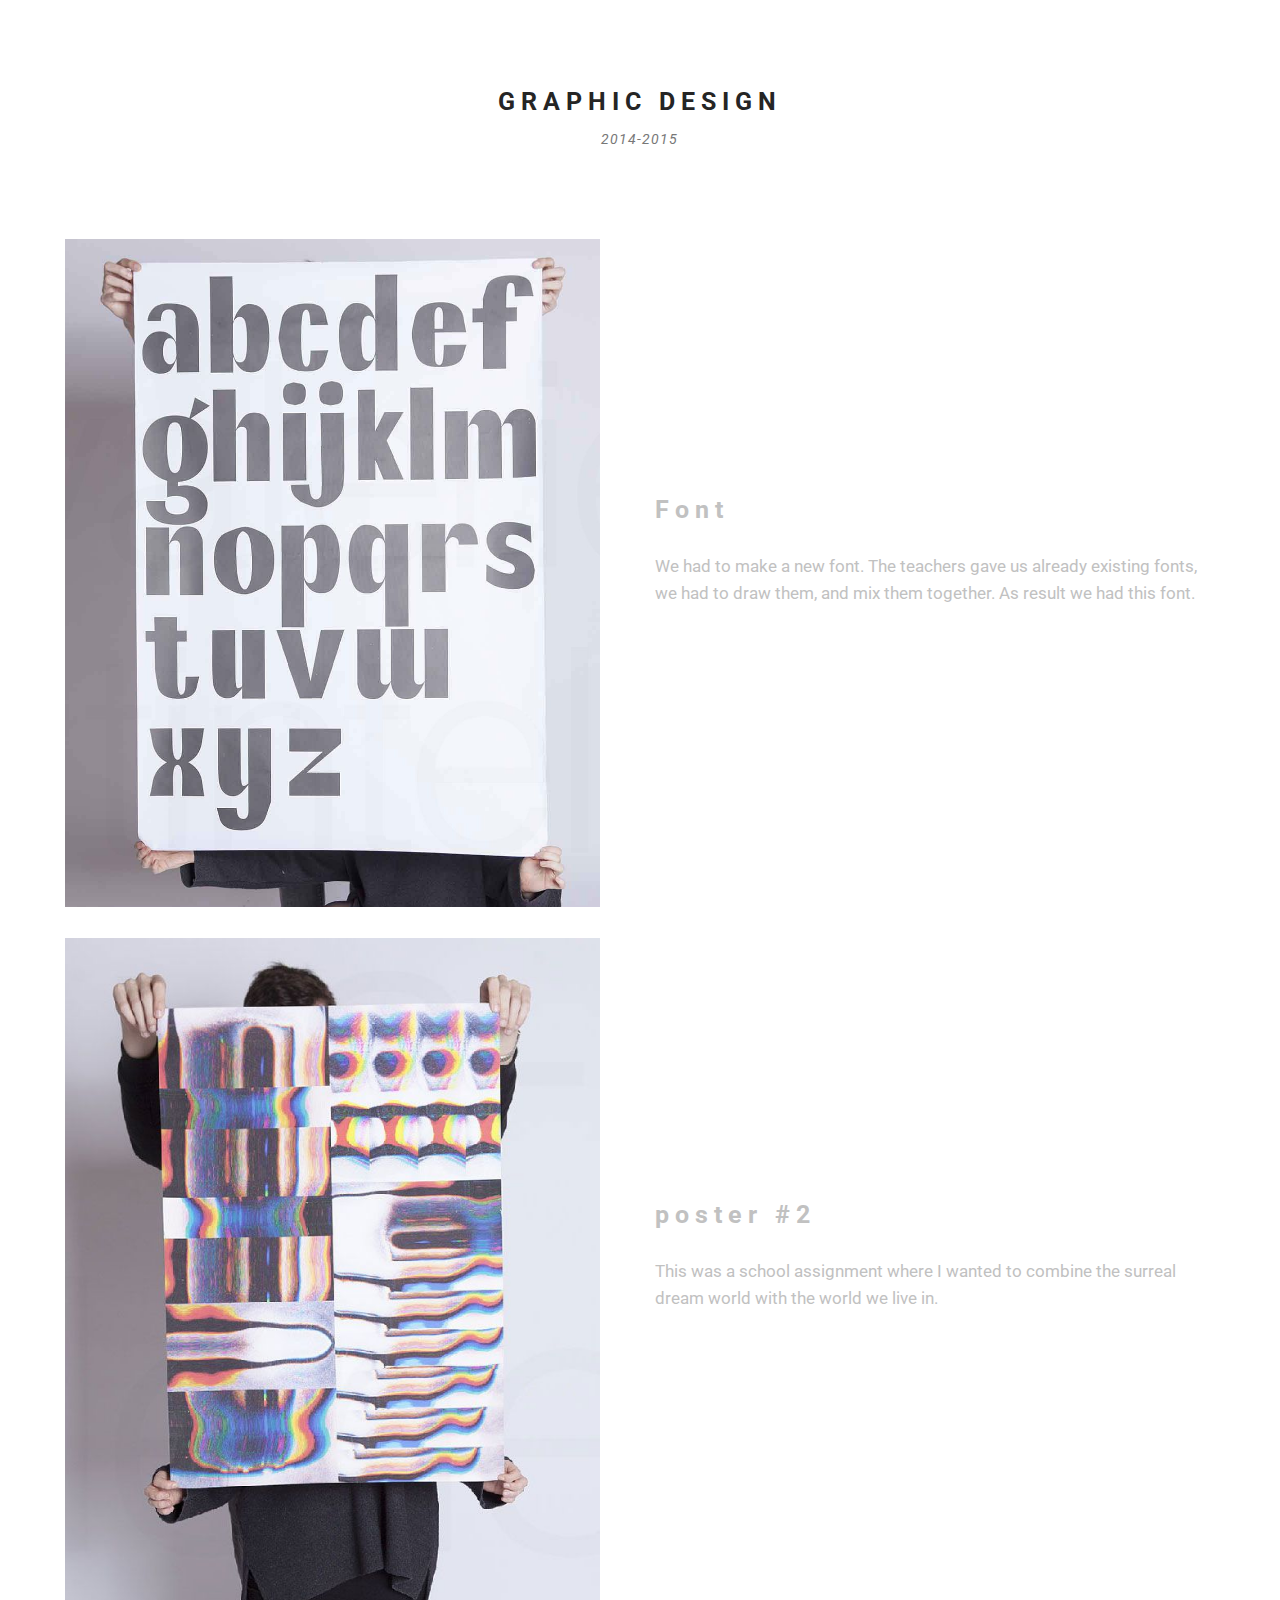
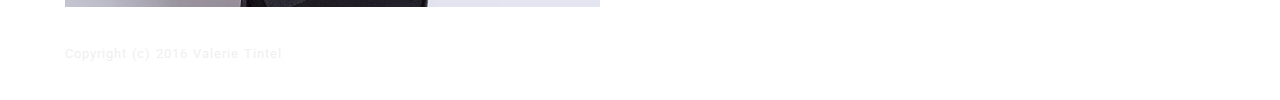
<file: graphics14-15.html>
<!DOCTYPE html>
<html>
<head>
  <!-- Site made with Mobirise Website Builder v2.10, https://mobirise.com -->
  <meta charset="UTF-8">
  <meta http-equiv="X-UA-Compatible" content="IE=edge">
  <meta name="generator" content="Mobirise v2.10, mobirise.com">
  <meta name="viewport" content="width=device-width, initial-scale=1">
  <link rel="shortcut icon" href="assets/images/logo.png" type="image/x-icon">
  <meta name="description" content="">
  
  <link rel="stylesheet" href="https://fonts.googleapis.com/css?family=Roboto:700,400&amp;subset=cyrillic,latin,greek,vietnamese">
  <link rel="stylesheet" href="assets/bootstrap/css/bootstrap.min.css">
  <link rel="stylesheet" href="assets/mobirise/css/style.css">
  <link rel="stylesheet" href="assets/mobirise/css/mbr-additional.css" type="text/css">
  
  
  
</head>
<body>

<!-- Google Analytics -->
<script>
  (function(i,s,o,g,r,a,m){i['GoogleAnalyticsObject']=r;i[r]=i[r]||function(){
  (i[r].q=i[r].q||[]).push(arguments)},i[r].l=1*new Date();a=s.createElement(o),
  m=s.getElementsByTagName(o)[0];a.async=1;a.src=g;m.parentNode.insertBefore(a,m)
  })(window,document,'script','https://www.google-analytics.com/analytics.js','ga');

  ga('create', 'UA-77731211-2', 'auto');
  ga('send', 'pageview');

</script>
<!-- /Google Analytics -->


<section class="mbr-section" id="header3-85">
    <div class="mbr-section__container container mbr-section__container--isolated">
        <div class="mbr-header mbr-header--wysiwyg row">
            <div class="col-sm-8 col-sm-offset-2">
                <h3 class="mbr-header__text">GRAPHIC DESIGN</h3>
                <p class="mbr-header__subtext">2014-2015</p>
            </div>
        </div>
    </div>
</section>

<section class="engine"><a rel="external" href="https://mobirise.com">free website creator</a></section><section class="mbr-section mbr-section--relative" id="msg-box4-58" style="background-color: rgb(255, 255, 255);">
    
    <div class="mbr-section__container mbr-section__container--isolated container" style="padding-top: 0px; padding-bottom: 31px;">
        <div class="row">
            <div class="mbr-box mbr-box--fixed mbr-box--adapted">
                <div class="mbr-box__magnet mbr-box__magnet--top-right mbr-section__left col-sm-6">
                    <figure class="mbr-figure mbr-figure--adapted mbr-figure--caption-inside-bottom mbr-figure--full-width"><img src="assets/images/valerietintel-18-1248x1600-53-1040x1299-36.jpg" class="mbr-figure__img"></figure>
                </div>
                <div class="mbr-box__magnet mbr-class-mbr-box__magnet--center-left col-sm-6 mbr-section__right">
                    <div class="mbr-section__container mbr-section__container--middle">
                        <div class="mbr-header mbr-header--auto-align mbr-header--wysiwyg">
                            <h3 class="mbr-header__text">Font</h3>
                            
                        </div>
                    </div>
                    <div class="mbr-section__container mbr-section__container--middle">
                        <div class="mbr-article mbr-article--auto-align mbr-article--wysiwyg"><p>We had to make a new font. The teachers gave us already existing fonts, we had to draw them, and mix them together. As result we had this font.</p></div>
                    </div>
                    
                </div>
                
            </div>
        </div>
    </div>
</section>

<section class="mbr-section mbr-section--relative" id="msg-box4-59" style="background-color: rgb(255, 255, 255);">
    
    <div class="mbr-section__container mbr-section__container--isolated container" style="padding-top: 0px; padding-bottom: 0px;">
        <div class="row">
            <div class="mbr-box mbr-box--fixed mbr-box--adapted">
                <div class="mbr-box__magnet mbr-box__magnet--top-right mbr-section__left col-sm-6">
                    <figure class="mbr-figure mbr-figure--adapted mbr-figure--caption-inside-bottom mbr-figure--full-width"><img src="assets/images/valerietintel-21-2560x1600-55-654x818-39.jpg" class="mbr-figure__img"></figure>
                </div>
                <div class="mbr-box__magnet mbr-class-mbr-box__magnet--center-left col-sm-6 mbr-section__right">
                    <div class="mbr-section__container mbr-section__container--middle">
                        <div class="mbr-header mbr-header--auto-align mbr-header--wysiwyg">
                            <h3 class="mbr-header__text">poster #2</h3>
                            
                        </div>
                    </div>
                    <div class="mbr-section__container mbr-section__container--middle">
                        <div class="mbr-article mbr-article--auto-align mbr-article--wysiwyg">This was a school assignment where I wanted to combine the surreal dream world with the world we live in.&nbsp;</div>
                    </div>
                    
                </div>
                
            </div>
        </div>
    </div>
</section>

<footer class="mbr-section mbr-section--relative mbr-section--fixed-size" id="footer1-62" style="background-color: rgb(255, 255, 255);">
    
    <div class="mbr-section__container container">
        <div class="mbr-footer mbr-footer--wysiwyg row" style="padding-top: 36.900000000000006px; padding-bottom: 36.900000000000006px;">
            <div class="col-sm-12">
                <p class="mbr-footer__copyright">Copyright (c) 2016 Valerie Tintel</p>
            </div>
        </div>
    </div>
</footer>


  <script src="assets/web/assets/jquery/jquery.min.js"></script>
  <script src="assets/bootstrap/js/bootstrap.min.js"></script>
  <script src="assets/smooth-scroll/SmoothScroll.js"></script>
  <script src="assets/mobirise/js/script.js"></script>
  
  
</body>
</html>
</file>
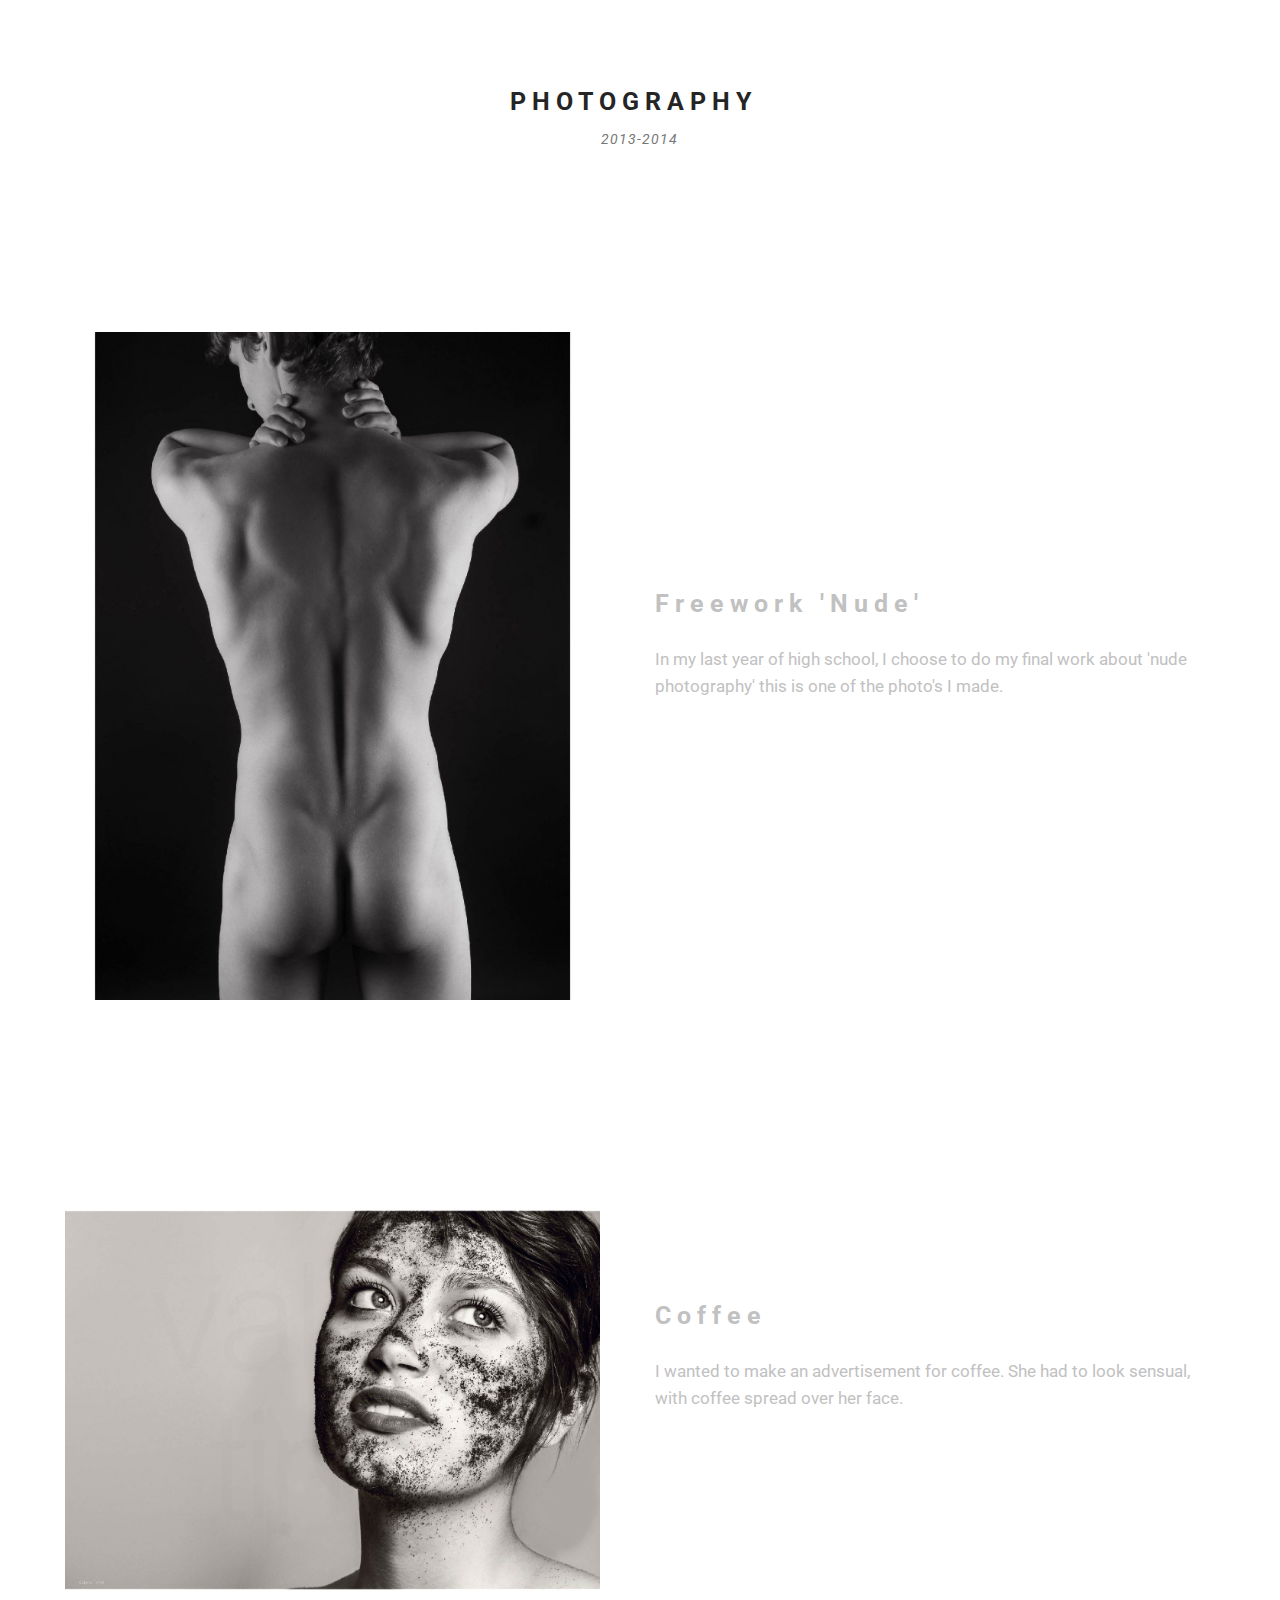
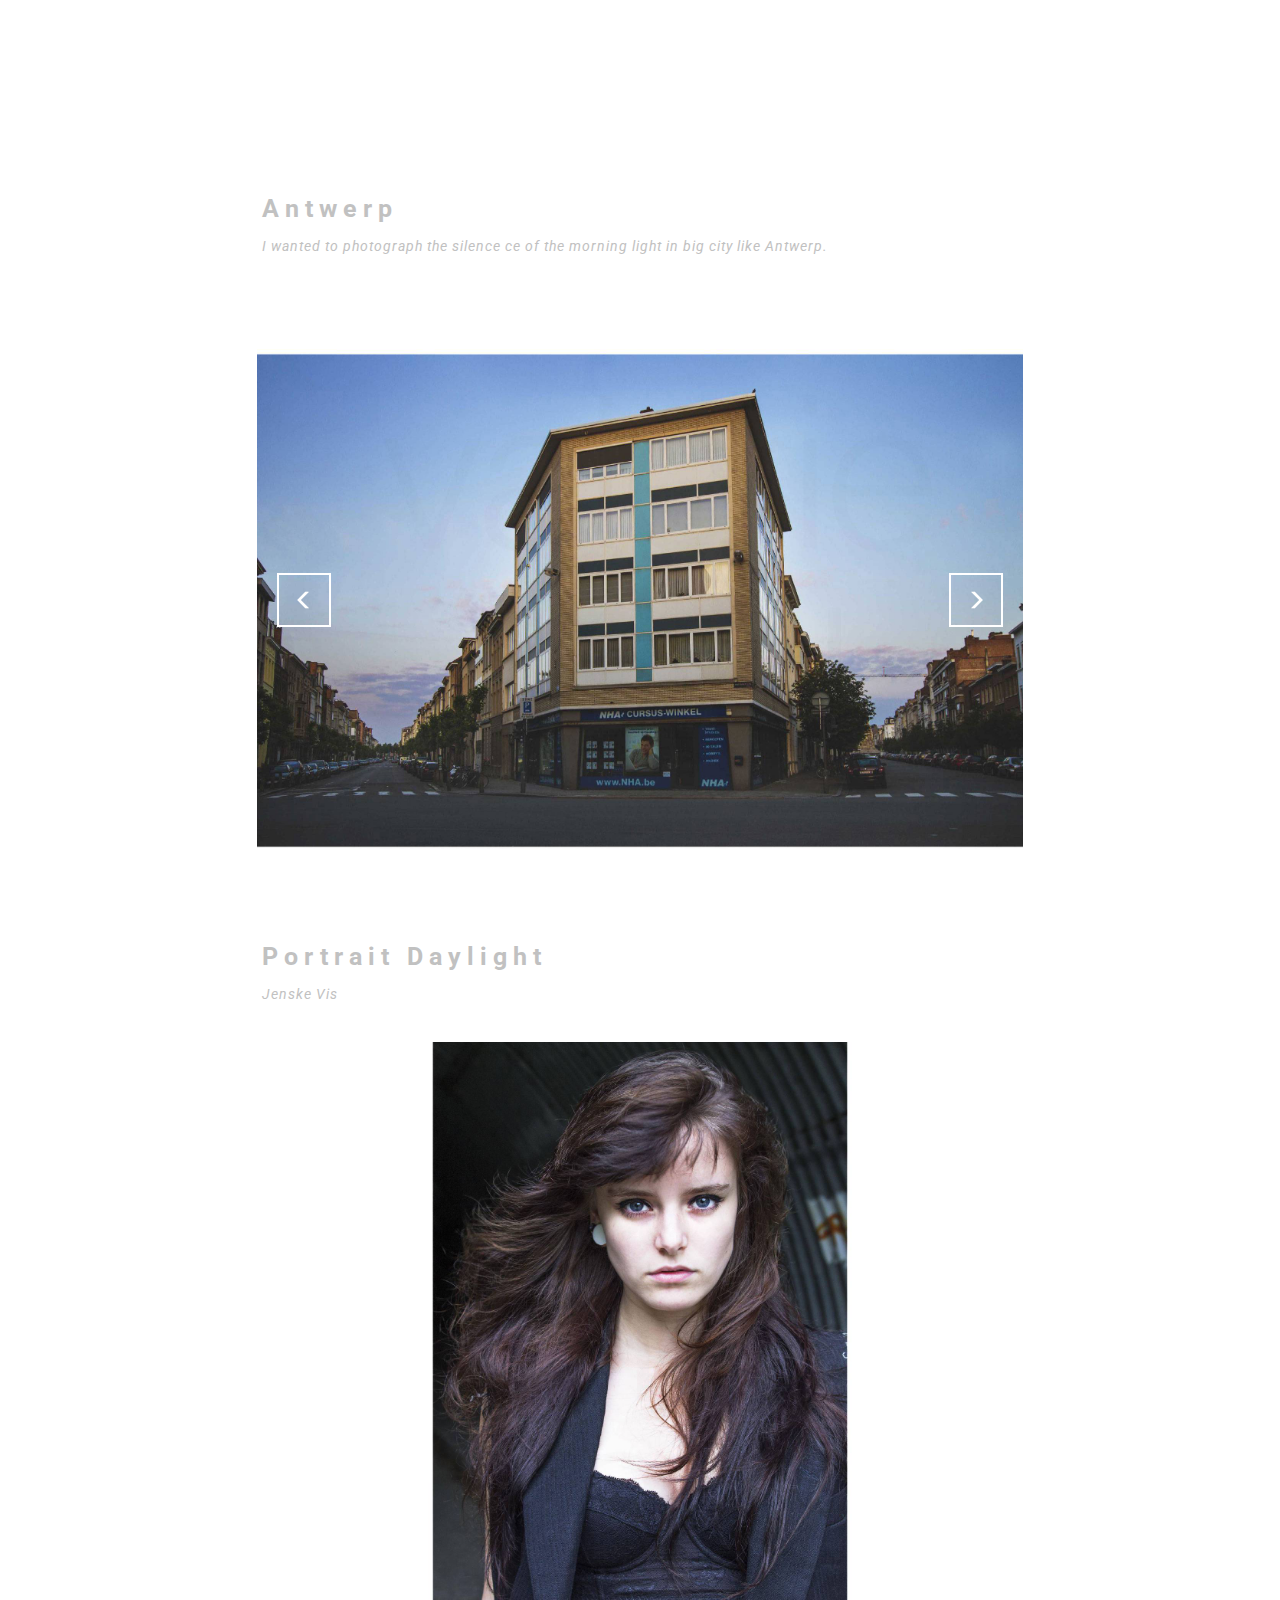
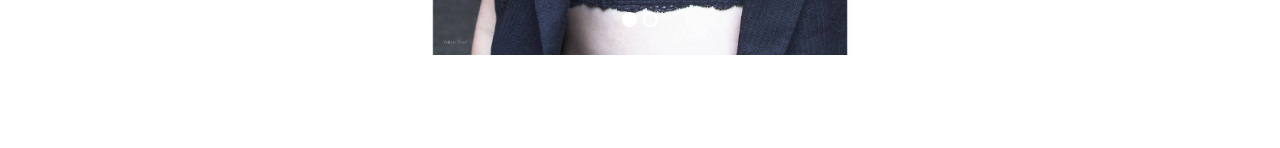
<file: page10.html>
<!DOCTYPE html>
<html>
<head>
  <!-- Site made with Mobirise Website Builder v2.10, https://mobirise.com -->
  <meta charset="UTF-8">
  <meta http-equiv="X-UA-Compatible" content="IE=edge">
  <meta name="generator" content="Mobirise v2.10, mobirise.com">
  <meta name="viewport" content="width=device-width, initial-scale=1">
  <link rel="shortcut icon" href="assets/images/logo.png" type="image/x-icon">
  <meta name="description" content="">
  
  <link rel="stylesheet" href="https://fonts.googleapis.com/css?family=Roboto:700,400&amp;subset=cyrillic,latin,greek,vietnamese">
  <link rel="stylesheet" href="assets/bootstrap/css/bootstrap.min.css">
  <link rel="stylesheet" href="assets/mobirise/css/style.css">
  <link rel="stylesheet" href="assets/mobirise-slider/style.css">
  <link rel="stylesheet" href="assets/mobirise/css/mbr-additional.css" type="text/css">
  
  
  
</head>
<body>

<!-- Google Analytics -->
<script>
  (function(i,s,o,g,r,a,m){i['GoogleAnalyticsObject']=r;i[r]=i[r]||function(){
  (i[r].q=i[r].q||[]).push(arguments)},i[r].l=1*new Date();a=s.createElement(o),
  m=s.getElementsByTagName(o)[0];a.async=1;a.src=g;m.parentNode.insertBefore(a,m)
  })(window,document,'script','https://www.google-analytics.com/analytics.js','ga');

  ga('create', 'UA-77731211-2', 'auto');
  ga('send', 'pageview');

</script>
<!-- /Google Analytics -->


<section class="mbr-section" id="header3-81">
    <div class="mbr-section__container container mbr-section__container--isolated">
        <div class="mbr-header mbr-header--wysiwyg row">
            <div class="col-sm-8 col-sm-offset-2">
                <h3 class="mbr-header__text">PHOTOGRAPHY&nbsp;</h3>
                <p class="mbr-header__subtext">2013-2014</p>
            </div>
        </div>
    </div>
</section>

<section class="engine"><a rel="external" href="https://mobirise.com">responsive layout maker</a></section><section class="mbr-section mbr-section--relative" id="msg-box4-67" style="background-color: rgb(255, 255, 255);">
    
    <div class="mbr-section__container mbr-section__container--isolated container" style="padding-top: 93px; padding-bottom: 93px;">
        <div class="row">
            <div class="mbr-box mbr-box--fixed mbr-box--adapted">
                <div class="mbr-box__magnet mbr-box__magnet--top-right mbr-section__left col-sm-6">
                    <figure class="mbr-figure mbr-figure--adapted mbr-figure--caption-inside-bottom mbr-figure--full-width"><img src="assets/images/6-tintel-vrijwerk2-kopiren-2362x3150-43-1973x2466-87.jpg" class="mbr-figure__img"></figure>
                </div>
                <div class="mbr-box__magnet mbr-class-mbr-box__magnet--center-left col-sm-6 mbr-section__right">
                    <div class="mbr-section__container mbr-section__container--middle">
                        <div class="mbr-header mbr-header--auto-align mbr-header--wysiwyg">
                            <h3 class="mbr-header__text">Freework 'Nude'</h3>
                            
                        </div>
                    </div>
                    <div class="mbr-section__container mbr-section__container--middle">
                        <div class="mbr-article mbr-article--auto-align mbr-article--wysiwyg"><p>In my last year of high school, I choose to do my final work about 'nude photography' this is one of the photo's I made.&nbsp;</p></div>
                    </div>
                    
                </div>
                
            </div>
        </div>
    </div>
</section>

<section class="mbr-section mbr-section--relative" id="msg-box4-68" style="background-color: rgb(255, 255, 255);">
    
    <div class="mbr-section__container mbr-section__container--isolated container" style="padding-top: 93px; padding-bottom: 93px;">
        <div class="row">
            <div class="mbr-box mbr-box--fixed mbr-box--adapted">
                <div class="mbr-box__magnet mbr-box__magnet--top-right mbr-section__left col-sm-6">
                    <figure class="mbr-figure mbr-figure--adapted mbr-figure--caption-inside-bottom mbr-figure--full-width"><img src="assets/images/koffie-6zef-dsfvj-3508x2480-7-2000x1600-73.jpg" class="mbr-figure__img"></figure>
                </div>
                <div class="mbr-box__magnet mbr-class-mbr-box__magnet--center-left col-sm-6 mbr-section__right">
                    <div class="mbr-section__container mbr-section__container--middle">
                        <div class="mbr-header mbr-header--auto-align mbr-header--wysiwyg">
                            <h3 class="mbr-header__text">Coffee</h3>
                            
                        </div>
                    </div>
                    <div class="mbr-section__container mbr-section__container--middle">
                        <div class="mbr-article mbr-article--auto-align mbr-article--wysiwyg">I wanted to make an advertisement for coffee. She had to look sensual, with coffee spread over her face.</div>
                    </div>
                    <div class="mbr-section__container">
                        <div class="mbr-buttons mbr-buttons--auto-align btn-inverse"><a class="mbr-buttons__btn btn btn-lg btn-default" href="https://mobirise.com">LEARN MORE</a></div>
                    </div>
                </div>
                
            </div>
        </div>
    </div>
</section>

<section class="mbr-section" id="header3-75">
    <div class="mbr-section__container container mbr-section__container--first">
        <div class="mbr-header mbr-header--wysiwyg row">
            <div class="col-sm-8 col-sm-offset-2">
                <h3 class="mbr-header__text">Antwerp</h3>
                <p class="mbr-header__subtext">I wanted to photograph the silence ce of the morning light in big city like Antwerp.</p>
            </div>
        </div>
    </div>
</section>

<section class="mbr-slider mbr-section mbr-section--no-padding carousel slide" data-ride="carousel" data-wrap="true" data-interval="5000" id="slider2-69">
    <div class="mbr-section__container container article-slider mbr-section__container--middle">
        <div class=" col-sm-8 col-sm-offset-2">
            <ol class="carousel-indicators">
                <li data-app-prevent-settings="" data-target="#slider2-69" class="active" data-slide-to="0"></li><li data-app-prevent-settings="" data-target="#slider2-69" data-slide-to="1"></li><li data-app-prevent-settings="" data-target="#slider2-69" data-slide-to="2"></li>
            </ol>
            <div class="carousel-inner" role="listbox">
                <div class="mbr-box mbr-section mbr-section--relative mbr-section--fixed-size mbr-section--bg-adapted item dark center active">
                    <div class="mbr-box__magnet mbr-box__magnet--center-right">
                                            
                        <div>
                            <img src="assets/images/6-tintel-vrijwerk1kopie-3344x2234-61-2000x1600-16.jpg">
                            <div class="row">
                                <div class=" col-md-6 col-md-offset-5">  

                                <div class="mbr-hero">
                                    

                                    
                                </div>
                                
                                </div>
                            </div>
                        </div>
                    </div>
                </div><div class="mbr-box mbr-section mbr-section--relative mbr-section--fixed-size mbr-section--bg-adapted item dark center">
                    <div class="mbr-box__magnet mbr-box__magnet--center-left">
                                            
                        <div>
                            <img src="assets/images/6-tintel-vrijwerk7-3543x2362-92-1838x1471-88.jpg">
                            <div class="row">
                                <div class=" col-md-6 col-md-offset-1">  

                                <div class="mbr-hero">
                                    

                                    
                                </div>
                                
                                </div>
                            </div>
                        </div>
                    </div>
                </div><div class="mbr-box mbr-section mbr-section--relative mbr-section--fixed-size mbr-section--bg-adapted item dark center">
                    <div class="mbr-box__magnet mbr-box__magnet--center-center">
                                            
                        <div>
                            <img src="assets/images/6-tintel-vrijwerk2kopie-3277x2172-64-2000x1601-63.jpg">
                            <div class="row">
                                <div class=" col-md-8 col-md-offset-2">  

                                <div class="mbr-hero">
                                    

                                    
                                </div>
                                
                                </div>
                            </div>
                        </div>
                    </div>
                </div>
            </div>
            
            <a data-app-prevent-settings="" class="left carousel-control" role="button" data-slide="prev" href="#slider2-69">
                <span class="glyphicon glyphicon-menu-left" aria-hidden="true"></span>
                <span class="sr-only">Previous</span>
            </a>
            <a data-app-prevent-settings="" class="right carousel-control" role="button" data-slide="next" href="#slider2-69">
                <span class="glyphicon glyphicon-menu-right" aria-hidden="true"></span>
                <span class="sr-only">Next</span>
            </a>
        </div>
    </div>
</section>

<section class="mbr-section" id="header3-76">
    <div class="mbr-section__container container mbr-section__container--middle">
        <div class="mbr-header mbr-header--wysiwyg row">
            <div class="col-sm-8 col-sm-offset-2">
                <h3 class="mbr-header__text">Portrait Daylight</h3>
                <p class="mbr-header__subtext">Jenske Vis</p>
            </div>
        </div>
    </div>
</section>

<section class="mbr-slider mbr-section mbr-section--no-padding carousel slide" data-ride="carousel" data-wrap="true" data-interval="5000" id="slider2-80">
    <div class="mbr-section__container container article-slider mbr-section__container--last">
        <div class=" col-sm-8 col-sm-offset-2">
            <ol class="carousel-indicators">
                <li data-app-prevent-settings="" data-target="#slider2-80" class="active" data-slide-to="0"></li><li data-app-prevent-settings="" data-target="#slider2-80" data-slide-to="1"></li>
            </ol>
            <div class="carousel-inner" role="listbox">
                <div class="mbr-box mbr-section mbr-section--relative mbr-section--fixed-size mbr-section--bg-adapted item dark center active">
                    <div class="mbr-box__magnet mbr-box__magnet--center-right">
                                            
                        <div>
                            <img src="assets/images/6-tintel-p11-1969x2913-63-3641x2913-6.jpg">
                            <div class="row">
                                <div class=" col-md-6 col-md-offset-5">  

                                <div class="mbr-hero">
                                    

                                    
                                </div>
                                
                                </div>
                            </div>
                        </div>
                    </div>
                </div><div class="mbr-box mbr-section mbr-section--relative mbr-section--fixed-size mbr-section--bg-adapted item dark center">
                    <div class="mbr-box__magnet mbr-box__magnet--center-right">
                                            
                        <div>
                            <img src="assets/images/jesnkii-2848x3797-63-3332x2666-32.jpg">
                            <div class="row">
                                <div class=" col-md-6 col-md-offset-5">  

                                <div class="mbr-hero">
                                    

                                    
                                </div>
                                
                                </div>
                            </div>
                        </div>
                    </div>
                </div>
            </div>
            
            <a data-app-prevent-settings="" class="left carousel-control" role="button" data-slide="prev" href="#slider2-80">
                <span class="glyphicon glyphicon-menu-left" aria-hidden="true"></span>
                <span class="sr-only">Previous</span>
            </a>
            <a data-app-prevent-settings="" class="right carousel-control" role="button" data-slide="next" href="#slider2-80">
                <span class="glyphicon glyphicon-menu-right" aria-hidden="true"></span>
                <span class="sr-only">Next</span>
            </a>
        </div>
    </div>
</section>


  <script src="assets/web/assets/jquery/jquery.min.js"></script>
  <script src="assets/bootstrap/js/bootstrap.min.js"></script>
  <script src="assets/smooth-scroll/SmoothScroll.js"></script>
  <script src="assets/bootstrap-carousel-swipe/bootstrap-carousel-swipe.js"></script>
  <script src="assets/mobirise/js/script.js"></script>
  
  
</body>
</html>
</file>
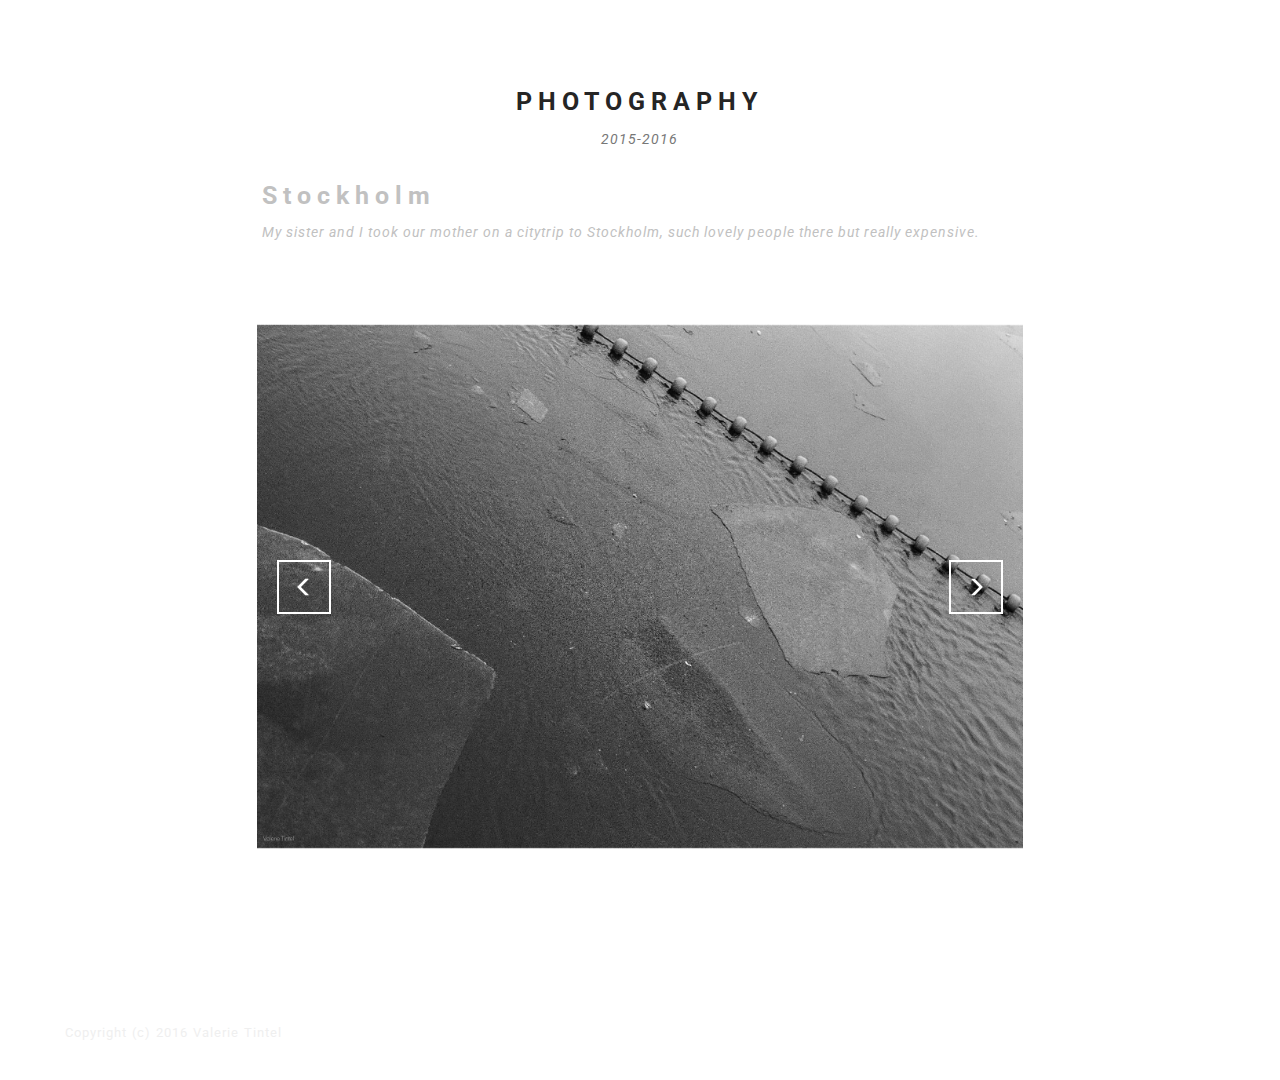
<file: photgraphy1516.html>
<!DOCTYPE html>
<html>
<head>
  <!-- Site made with Mobirise Website Builder v2.10, https://mobirise.com -->
  <meta charset="UTF-8">
  <meta http-equiv="X-UA-Compatible" content="IE=edge">
  <meta name="generator" content="Mobirise v2.10, mobirise.com">
  <meta name="viewport" content="width=device-width, initial-scale=1">
  <link rel="shortcut icon" href="assets/images/logo.png" type="image/x-icon">
  <meta name="description" content="">
  
  <link rel="stylesheet" href="https://fonts.googleapis.com/css?family=Roboto:700,400&amp;subset=cyrillic,latin,greek,vietnamese">
  <link rel="stylesheet" href="assets/bootstrap/css/bootstrap.min.css">
  <link rel="stylesheet" href="assets/mobirise/css/style.css">
  <link rel="stylesheet" href="assets/mobirise-slider/style.css">
  <link rel="stylesheet" href="assets/mobirise/css/mbr-additional.css" type="text/css">
  
  
  
</head>
<body>

<!-- Google Analytics -->
<script>
  (function(i,s,o,g,r,a,m){i['GoogleAnalyticsObject']=r;i[r]=i[r]||function(){
  (i[r].q=i[r].q||[]).push(arguments)},i[r].l=1*new Date();a=s.createElement(o),
  m=s.getElementsByTagName(o)[0];a.async=1;a.src=g;m.parentNode.insertBefore(a,m)
  })(window,document,'script','https://www.google-analytics.com/analytics.js','ga');

  ga('create', 'UA-77731211-2', 'auto');
  ga('send', 'pageview');

</script>
<!-- /Google Analytics -->


<section class="mbr-section" id="header3-82">
    <div class="mbr-section__container container mbr-section__container--first">
        <div class="mbr-header mbr-header--wysiwyg row">
            <div class="col-sm-8 col-sm-offset-2">
                <h3 class="mbr-header__text">PHOTOGRAPHY</h3>
                <p class="mbr-header__subtext">2015-2016</p>
            </div>
        </div>
    </div>
</section>

<section class="engine"><a rel="external" href="https://mobirise.com">best mobile website builder</a></section><section class="mbr-section" id="header3-73">
    <div class="mbr-section__container container mbr-section__container--middle">
        <div class="mbr-header mbr-header--wysiwyg row">
            <div class="col-sm-8 col-sm-offset-2">
                <h3 class="mbr-header__text">Stockholm</h3>
                <p class="mbr-header__subtext">My sister and I took our mother on a citytrip to Stockholm,&nbsp;such lovely people there but really expensive.</p>
            </div>
        </div>
    </div>
</section>

<section class="mbr-slider mbr-section mbr-section--no-padding carousel slide" data-ride="carousel" data-wrap="true" data-interval="5000" id="slider2-23">
    <div class="mbr-section__container container article-slider mbr-section__container--last">
        <div class=" col-sm-8 col-sm-offset-2">
            <ol class="carousel-indicators">
                <li data-app-prevent-settings="" data-target="#slider2-23" class="active" data-slide-to="0"></li><li data-app-prevent-settings="" data-target="#slider2-23" data-slide-to="1"></li><li data-app-prevent-settings="" data-target="#slider2-23" data-slide-to="2"></li><li data-app-prevent-settings="" data-target="#slider2-23" data-slide-to="3"></li><li data-app-prevent-settings="" data-target="#slider2-23" data-slide-to="4"></li>
            </ol>
            <div class="carousel-inner" role="listbox">
                <div class="mbr-box mbr-section mbr-section--relative mbr-section--fixed-size mbr-section--bg-adapted item dark center active">
                    <div class="mbr-box__magnet mbr-box__magnet--center-right">
                                            
                        <div>
                            <img src="assets/images/tumblr-n5n8fl9av61s6098bo1-1280-4272x2848-93-1951x1561-33.jpg">
                            <div class="row">
                                <div class=" col-md-6 col-md-offset-5">  

                                <div class="mbr-hero">
                                    

                                    
                                </div>
                                
                                </div>
                            </div>
                        </div>
                    </div>
                </div><div class="mbr-box mbr-section mbr-section--relative mbr-section--fixed-size mbr-section--bg-adapted item dark center">
                    <div class="mbr-box__magnet mbr-box__magnet--center-left">
                                            
                        <div>
                            <img src="assets/images/xx-11-4105x2737-34-2000x1601-52.jpg">
                            <div class="row">
                                <div class=" col-md-6 col-md-offset-1">  

                                <div class="mbr-hero">
                                    

                                    
                                </div>
                                
                                </div>
                            </div>
                        </div>
                    </div>
                </div><div class="mbr-box mbr-section mbr-section--relative mbr-section--fixed-size mbr-section--bg-adapted item dark center">
                    <div class="mbr-box__magnet mbr-box__magnet--center-center">
                                            
                        <div>
                            <img src="assets/images/xx-14-4272x2848-62-2000x1601-56.jpg">
                            <div class="row">
                                <div class=" col-md-8 col-md-offset-2">  

                                <div class="mbr-hero">
                                    

                                    
                                </div>
                                
                                </div>
                            </div>
                        </div>
                    </div>
                </div><div class="mbr-box mbr-section mbr-section--relative mbr-section--fixed-size mbr-section--bg-adapted item dark center">
                    <div class="mbr-box__magnet mbr-box__magnet--center-center">
                                            
                        <div>
                            <img src="assets/images/xx-6-3957x2638-86-2000x1600-87.jpg">
                            <div class="row">
                                <div class=" col-md-8 col-md-offset-2">  

                                <div class="mbr-hero">
                                    

                                    
                                </div>
                                
                                </div>
                            </div>
                        </div>
                    </div>
                </div><div class="mbr-box mbr-section mbr-section--relative mbr-section--fixed-size mbr-section--bg-adapted item dark center">
                    <div class="mbr-box__magnet mbr-box__magnet--center-center">
                                            
                        <div>
                            <img src="assets/images/xx-3-4039x2546-53-2000x1599-12.jpg">
                            <div class="row">
                                <div class=" col-md-8 col-md-offset-2">  

                                <div class="mbr-hero">
                                    

                                    
                                </div>
                                
                                </div>
                            </div>
                        </div>
                    </div>
                </div>
            </div>
            
            <a data-app-prevent-settings="" class="left carousel-control" role="button" data-slide="prev" href="#slider2-23">
                <span class="glyphicon glyphicon-menu-left" aria-hidden="true"></span>
                <span class="sr-only">Previous</span>
            </a>
            <a data-app-prevent-settings="" class="right carousel-control" role="button" data-slide="next" href="#slider2-23">
                <span class="glyphicon glyphicon-menu-right" aria-hidden="true"></span>
                <span class="sr-only">Next</span>
            </a>
        </div>
    </div>
</section>

<footer class="mbr-section mbr-section--relative mbr-section--fixed-size" id="footer1-62" style="background-color: rgb(255, 255, 255);">
    
    <div class="mbr-section__container container">
        <div class="mbr-footer mbr-footer--wysiwyg row" style="padding-top: 36.900000000000006px; padding-bottom: 36.900000000000006px;">
            <div class="col-sm-12">
                <p class="mbr-footer__copyright">Copyright (c) 2016 Valerie Tintel</p>
            </div>
        </div>
    </div>
</footer>


  <script src="assets/web/assets/jquery/jquery.min.js"></script>
  <script src="assets/bootstrap/js/bootstrap.min.js"></script>
  <script src="assets/smooth-scroll/SmoothScroll.js"></script>
  <script src="assets/bootstrap-carousel-swipe/bootstrap-carousel-swipe.js"></script>
  <script src="assets/mobirise/js/script.js"></script>
  
  
</body>
</html>
</file>
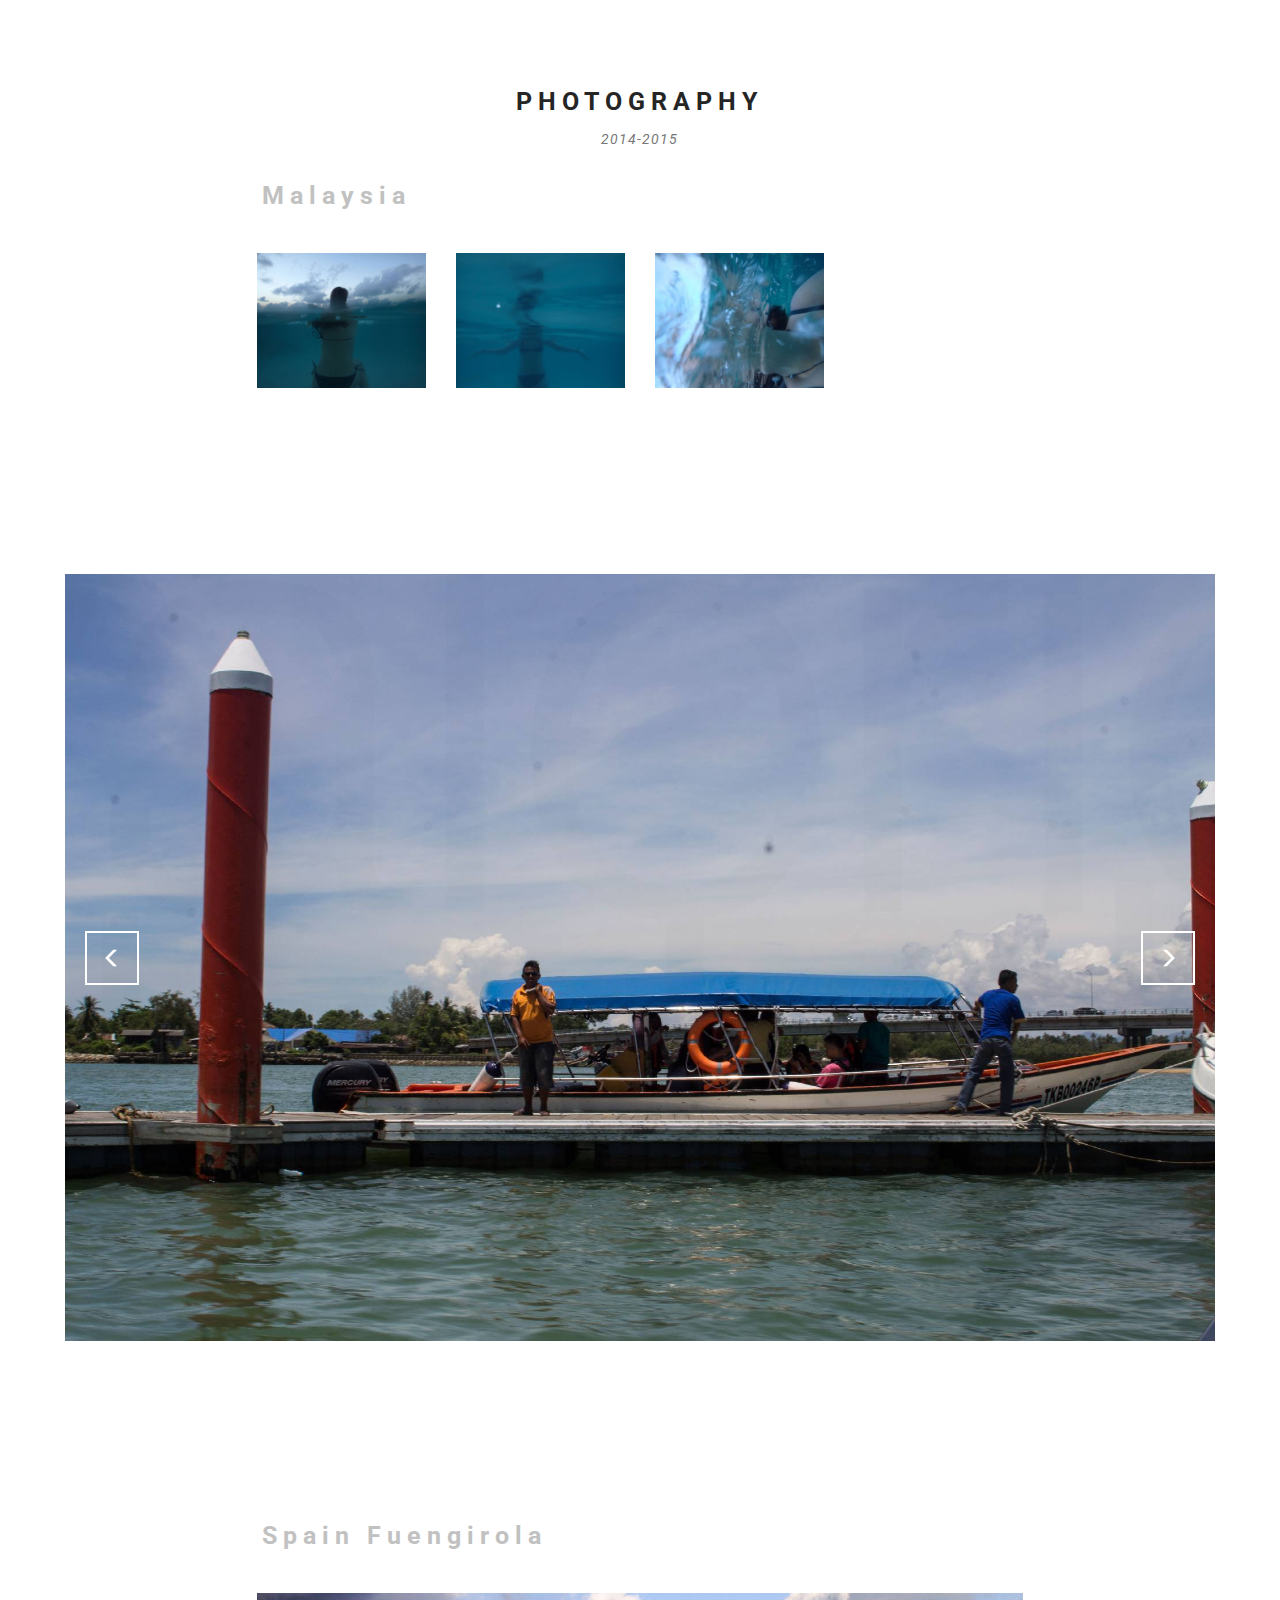
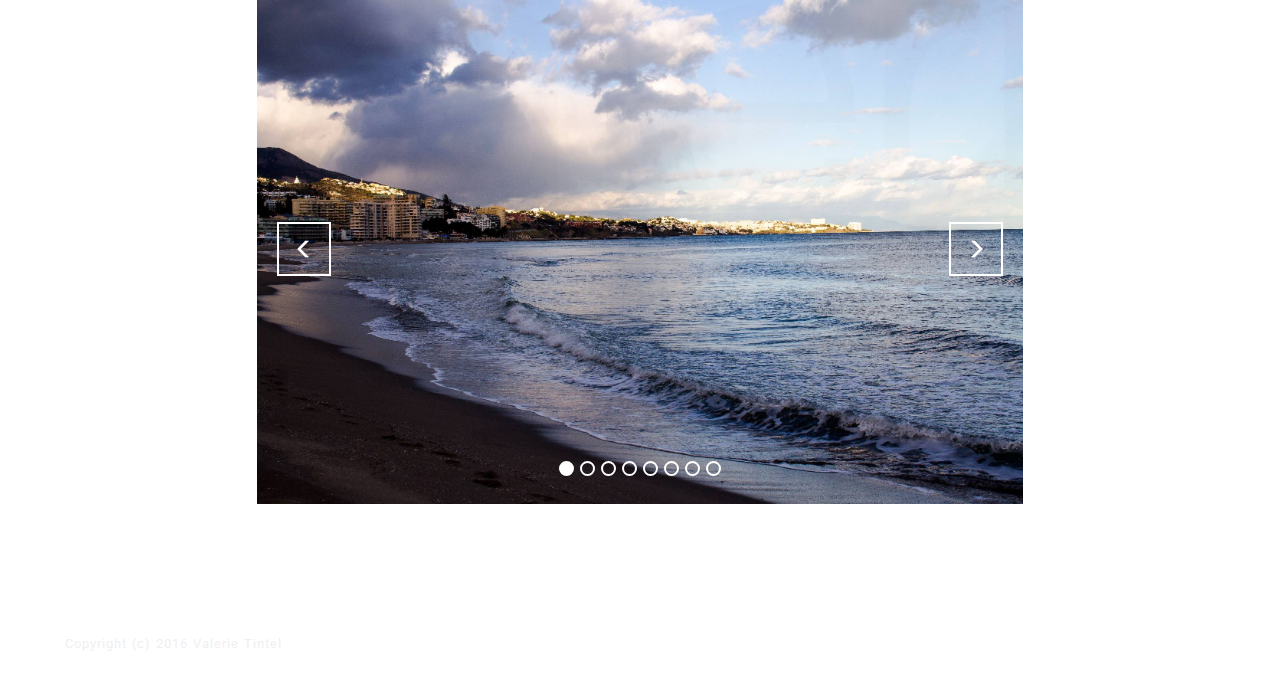
<file: photography14-15.html>
<!DOCTYPE html>
<html>
<head>
  <!-- Site made with Mobirise Website Builder v2.10, https://mobirise.com -->
  <meta charset="UTF-8">
  <meta http-equiv="X-UA-Compatible" content="IE=edge">
  <meta name="generator" content="Mobirise v2.10, mobirise.com">
  <meta name="viewport" content="width=device-width, initial-scale=1">
  <link rel="shortcut icon" href="assets/images/logo.png" type="image/x-icon">
  <meta name="description" content="">
  
  <link rel="stylesheet" href="https://fonts.googleapis.com/css?family=Roboto:700,400&amp;subset=cyrillic,latin,greek,vietnamese">
  <link rel="stylesheet" href="assets/bootstrap/css/bootstrap.min.css">
  <link rel="stylesheet" href="assets/mobirise/css/style.css">
  <link rel="stylesheet" href="assets/mobirise-gallery/style.css">
  <link rel="stylesheet" href="assets/mobirise-slider/style.css">
  <link rel="stylesheet" href="assets/mobirise/css/mbr-additional.css" type="text/css">
  
  
  
</head>
<body>

<!-- Google Analytics -->
<script>
  (function(i,s,o,g,r,a,m){i['GoogleAnalyticsObject']=r;i[r]=i[r]||function(){
  (i[r].q=i[r].q||[]).push(arguments)},i[r].l=1*new Date();a=s.createElement(o),
  m=s.getElementsByTagName(o)[0];a.async=1;a.src=g;m.parentNode.insertBefore(a,m)
  })(window,document,'script','https://www.google-analytics.com/analytics.js','ga');

  ga('create', 'UA-77731211-2', 'auto');
  ga('send', 'pageview');

</script>
<!-- /Google Analytics -->


<section class="mbr-section" id="header3-83">
    <div class="mbr-section__container container mbr-section__container--first">
        <div class="mbr-header mbr-header--wysiwyg row">
            <div class="col-sm-8 col-sm-offset-2">
                <h3 class="mbr-header__text">PHOTOGRAPHY</h3>
                <p class="mbr-header__subtext">2014-2015</p>
            </div>
        </div>
    </div>
</section>

<section class="engine"><a rel="external" href="https://mobirise.com">the best free website builder</a></section><section class="mbr-section" id="header3-74">
    <div class="mbr-section__container container mbr-section__container--middle">
        <div class="mbr-header mbr-header--wysiwyg row">
            <div class="col-sm-8 col-sm-offset-2">
                <h3 class="mbr-header__text">Malaysia</h3>
                <p class="mbr-header__subtext"></p>
            </div>
        </div>
    </div>
</section>

<section class="mbr-gallery mbr-section mbr-section--no-padding" id="gallery2-52">
    <!-- Gallery -->
    <div class="container mbr-section__container mbr-gallery-layout-article mbr-section__container--last">
        <div class=" col-sm-8 col-sm-offset-2">
            <div class="row mbr-gallery-row">
                
                <div class="col-lg-3 col-md-4 col-sm-6 col-xs-12 mbr-gallery-item">

                     

                    <a href="#lb-gallery2-52" data-slide-to="0" data-toggle="modal">
                        <img alt="" src="assets/images/p5020490-4608x3456-6-1875x1500-54-1875x1500-58.jpg">
                        <span class="icon glyphicon glyphicon-zoom-in"></span>
                    </a>              
                </div><div class="col-lg-3 col-md-4 col-sm-6 col-xs-12 mbr-gallery-item">

                     

                    <a href="#lb-gallery2-52" data-slide-to="1" data-toggle="modal">
                        <img alt="" src="assets/images/p5020523-4608x3456-27-1875x1500-24-1875x1500-14.jpg">
                        <span class="icon glyphicon glyphicon-zoom-in"></span>
                    </a>              
                </div><div class="col-lg-3 col-md-4 col-sm-6 col-xs-12 mbr-gallery-item">

                     

                    <a href="#lb-gallery2-52" data-slide-to="2" data-toggle="modal">
                        <img alt="" src="assets/images/p5020545-4608x3456-18-1875x1500-83-1875x1500-91.jpg">
                        <span class="icon glyphicon glyphicon-zoom-in"></span>
                    </a>              
                </div>
            </div>
        </div>
        <div class="clearfix"></div>
    </div>

    <!-- Lightbox -->
    <div data-app-prevent-settings="" class="mbr-slider modal fade carousel slide" tabindex="-1" data-keyboard="true" data-interval="false" id="lb-gallery2-52">
        <div class="modal-dialog">
            <div class="modal-content">
                <div class="modal-body">
                    <ol class="carousel-indicators">
                        <li data-app-prevent-settings="" data-target="#lb-gallery2-52" data-slide-to="0"></li><li data-app-prevent-settings="" data-target="#lb-gallery2-52" data-slide-to="1"></li><li data-app-prevent-settings="" data-target="#lb-gallery2-52" class=" active" data-slide-to="2"></li>
                    </ol>
                    <div class="carousel-inner">
                        <div class="item">
                            <img alt="" src="assets/images/p5020490-4608x3456-6-1875x1500-54.jpg">
                        </div><div class="item">
                            <img alt="" src="assets/images/p5020523-4608x3456-27-1875x1500-24.jpg">
                        </div><div class="item active">
                            <img alt="" src="assets/images/p5020545-4608x3456-18-1875x1500-83.jpg">
                        </div>
                    </div>
                    <a class="left carousel-control" role="button" data-slide="prev" href="#lb-gallery2-52">
                        <span class="glyphicon glyphicon-menu-left" aria-hidden="true"></span>
                        <span class="sr-only">Previous</span>
                    </a>
                    <a class="right carousel-control" role="button" data-slide="next" href="#lb-gallery2-52">
                        <span class="glyphicon glyphicon-menu-right" aria-hidden="true"></span>
                        <span class="sr-only">Next</span>
                    </a>

                    <a class="close" href="#" role="button" data-dismiss="modal">
                        <span class="glyphicon glyphicon-remove" aria-hidden="true"></span>
                        <span class="sr-only">Close</span>
                    </a>
                </div>
            </div>
        </div>
    </div>
</section>

<section class="mbr-slider mbr-section mbr-section--no-padding carousel slide" data-ride="carousel" data-wrap="true" data-interval="5000" id="slider-77" style="background-color: rgb(255, 255, 255);">
    <div class="mbr-section__container container boxed-slider" style="padding-top: 93px; padding-bottom: 93px;">
        <div>
            
            <div class="carousel-inner" role="listbox">
                <div class="mbr-box mbr-section mbr-section--relative mbr-section--fixed-size mbr-section--bg-adapted item dark center active">
                    <div class="mbr-box__magnet mbr-box__magnet--center-center">
                                            
                        <div>
                            <img src="assets/images/mg-0261-4272x2848-35.jpg">
                            <div class="row">
                                <div class=" col-md-8 col-md-offset-2">  

                                <div class="mbr-hero">
                                    

                                    
                                </div>
                                
                                </div>
                            </div>
                        </div>
                    </div>
                </div><div class="mbr-box mbr-section mbr-section--relative mbr-section--fixed-size mbr-section--bg-adapted item dark center">
                    <div class="mbr-box__magnet mbr-box__magnet--center-center">
                                            
                        <div>
                            <img src="assets/images/mg-0015-4272x3418-2.jpg">
                            <div class="row">
                                <div class=" col-md-8 col-md-offset-2">  

                                <div class="mbr-hero">
                                    

                                    
                                </div>
                                
                                </div>
                            </div>
                        </div>
                    </div>
                </div><div class="mbr-box mbr-section mbr-section--relative mbr-section--fixed-size mbr-section--bg-adapted item dark center">
                    <div class="mbr-box__magnet mbr-box__magnet--center-center">
                                            
                        <div>
                            <img src="assets/images/mg-0202-9567x6378-65.jpg">
                            <div class="row">
                                <div class=" col-md-8 col-md-offset-2">  

                                <div class="mbr-hero">
                                    

                                    
                                </div>
                                
                                </div>
                            </div>
                        </div>
                    </div>
                </div><div class="mbr-box mbr-section mbr-section--relative mbr-section--fixed-size mbr-section--bg-adapted item dark center">
                    <div class="mbr-box__magnet mbr-box__magnet--center-center">
                                            
                        <div>
                            <img src="assets/images/mg-0126-4272x2848-6.jpg">
                            <div class="row">
                                <div class=" col-md-8 col-md-offset-2">  

                                <div class="mbr-hero">
                                    

                                    
                                </div>
                                
                                </div>
                            </div>
                        </div>
                    </div>
                </div><div class="mbr-box mbr-section mbr-section--relative mbr-section--fixed-size mbr-section--bg-adapted item dark center">
                    <div class="mbr-box__magnet mbr-box__magnet--center-center">
                                            
                        <div>
                            <img src="assets/images/mg-0106-4057x2705-55.jpg">
                            <div class="row">
                                <div class=" col-md-8 col-md-offset-2">  

                                <div class="mbr-hero">
                                    

                                    
                                </div>
                                
                                </div>
                            </div>
                        </div>
                    </div>
                </div>
            </div>
            
            <a data-app-prevent-settings="" class="left carousel-control" role="button" data-slide="prev" href="#slider-77">
                <span class="glyphicon glyphicon-menu-left" aria-hidden="true"></span>
                <span class="sr-only">Previous</span>
            </a>
            <a data-app-prevent-settings="" class="right carousel-control" role="button" data-slide="next" href="#slider-77">
                <span class="glyphicon glyphicon-menu-right" aria-hidden="true"></span>
                <span class="sr-only">Next</span>
            </a>
        </div>
    </div>
</section>

<section class="mbr-section" id="header3-79">
    <div class="mbr-section__container container mbr-section__container--first">
        <div class="mbr-header mbr-header--wysiwyg row">
            <div class="col-sm-8 col-sm-offset-2">
                <h3 class="mbr-header__text">Spain Fuengirola</h3>
                <p class="mbr-header__subtext"></p>
            </div>
        </div>
    </div>
</section>

<section class="mbr-slider mbr-section mbr-section--no-padding carousel slide" data-ride="carousel" data-wrap="true" data-interval="5000" id="slider2-78">
    <div class="mbr-section__container container article-slider mbr-section__container--last">
        <div class=" col-sm-8 col-sm-offset-2">
            <ol class="carousel-indicators">
                <li data-app-prevent-settings="" data-target="#slider2-78" data-slide-to="0" class="active"></li><li data-app-prevent-settings="" data-target="#slider2-78" data-slide-to="1"></li><li data-app-prevent-settings="" data-target="#slider2-78" class="" data-slide-to="2"></li><li data-app-prevent-settings="" data-target="#slider2-78" data-slide-to="3"></li><li data-app-prevent-settings="" data-target="#slider2-78" data-slide-to="4"></li><li data-app-prevent-settings="" data-target="#slider2-78" data-slide-to="5"></li><li data-app-prevent-settings="" data-target="#slider2-78" data-slide-to="6"></li><li data-app-prevent-settings="" data-target="#slider2-78" data-slide-to="7"></li>
            </ol>
            <div class="carousel-inner" role="listbox">
                <div class="mbr-box mbr-section mbr-section--relative mbr-section--fixed-size mbr-section--bg-adapted item dark center active">
                    <div class="mbr-box__magnet mbr-box__magnet--center-right">
                                            
                        <div>
                            <img src="assets/images/spanje-1-4272x2848-40.jpg">
                            <div class="row">
                                <div class=" col-md-6 col-md-offset-5">  

                                <div class="mbr-hero">
                                    

                                    
                                </div>
                                
                                </div>
                            </div>
                        </div>
                    </div>
                </div><div class="mbr-box mbr-section mbr-section--relative mbr-section--fixed-size mbr-section--bg-adapted item dark center">
                    <div class="mbr-box__magnet mbr-box__magnet--center-left">
                                            
                        <div>
                            <img src="assets/images/spanje-4272x2848-19.jpg">
                            <div class="row">
                                <div class=" col-md-6 col-md-offset-1">  

                                <div class="mbr-hero">
                                    

                                    
                                </div>
                                
                                </div>
                            </div>
                        </div>
                    </div>
                </div><div class="mbr-box mbr-section mbr-section--relative mbr-section--fixed-size mbr-section--bg-adapted item dark center">
                    <div class="mbr-box__magnet mbr-box__magnet--center-center">
                                            
                        <div>
                            <img src="assets/images/spanje-27-5340x4272-53.jpg">
                            <div class="row">
                                <div class=" col-md-8 col-md-offset-2">  

                                <div class="mbr-hero">
                                    

                                    
                                </div>
                                
                                </div>
                            </div>
                        </div>
                    </div>
                </div><div class="mbr-box mbr-section mbr-section--relative mbr-section--fixed-size mbr-section--bg-adapted item dark center">
                    <div class="mbr-box__magnet mbr-box__magnet--center-center">
                                            
                        <div>
                            <img src="assets/images/spanje-26-5178x4143-65.jpg">
                            <div class="row">
                                <div class=" col-md-8 col-md-offset-2">  

                                <div class="mbr-hero">
                                    

                                    
                                </div>
                                
                                </div>
                            </div>
                        </div>
                    </div>
                </div><div class="mbr-box mbr-section mbr-section--relative mbr-section--fixed-size mbr-section--bg-adapted item dark center">
                    <div class="mbr-box__magnet mbr-box__magnet--center-center">
                                            
                        <div>
                            <img src="assets/images/spanje-13-4272x2848-87.jpg">
                            <div class="row">
                                <div class=" col-md-8 col-md-offset-2">  

                                <div class="mbr-hero">
                                    

                                    
                                </div>
                                
                                </div>
                            </div>
                        </div>
                    </div>
                </div><div class="mbr-box mbr-section mbr-section--relative mbr-section--fixed-size mbr-section--bg-adapted item dark center">
                    <div class="mbr-box__magnet mbr-box__magnet--center-center">
                                            
                        <div>
                            <img src="assets/images/spanje-22-4193x2795-55.jpg">
                            <div class="row">
                                <div class=" col-md-8 col-md-offset-2">  

                                <div class="mbr-hero">
                                    

                                    
                                </div>
                                
                                </div>
                            </div>
                        </div>
                    </div>
                </div><div class="mbr-box mbr-section mbr-section--relative mbr-section--fixed-size mbr-section--bg-adapted item dark center">
                    <div class="mbr-box__magnet mbr-box__magnet--center-center">
                                            
                        <div>
                            <img src="assets/images/spanje-11-4152x2848-73.jpg">
                            <div class="row">
                                <div class=" col-md-8 col-md-offset-2">  

                                <div class="mbr-hero">
                                    

                                    
                                </div>
                                
                                </div>
                            </div>
                        </div>
                    </div>
                </div><div class="mbr-box mbr-section mbr-section--relative mbr-section--fixed-size mbr-section--bg-adapted item dark center">
                    <div class="mbr-box__magnet mbr-box__magnet--center-center">
                                            
                        <div>
                            <img src="assets/images/spanje-5-3956x2637-82.jpg">
                            <div class="row">
                                <div class=" col-md-8 col-md-offset-2">  

                                <div class="mbr-hero">
                                    

                                    
                                </div>
                                
                                </div>
                            </div>
                        </div>
                    </div>
                </div>
            </div>
            
            <a data-app-prevent-settings="" class="left carousel-control" role="button" data-slide="prev" href="#slider2-78">
                <span class="glyphicon glyphicon-menu-left" aria-hidden="true"></span>
                <span class="sr-only">Previous</span>
            </a>
            <a data-app-prevent-settings="" class="right carousel-control" role="button" data-slide="next" href="#slider2-78">
                <span class="glyphicon glyphicon-menu-right" aria-hidden="true"></span>
                <span class="sr-only">Next</span>
            </a>
        </div>
    </div>
</section>

<footer class="mbr-section mbr-section--relative mbr-section--fixed-size" id="footer1-62" style="background-color: rgb(255, 255, 255);">
    
    <div class="mbr-section__container container">
        <div class="mbr-footer mbr-footer--wysiwyg row" style="padding-top: 36.900000000000006px; padding-bottom: 36.900000000000006px;">
            <div class="col-sm-12">
                <p class="mbr-footer__copyright">Copyright (c) 2016 Valerie Tintel</p>
            </div>
        </div>
    </div>
</footer>


  <script src="assets/web/assets/jquery/jquery.min.js"></script>
  <script src="assets/bootstrap/js/bootstrap.min.js"></script>
  <script src="assets/smooth-scroll/SmoothScroll.js"></script>
  <script src="assets/masonry/masonry.pkgd.min.js"></script>
  <script src="assets/imagesloaded/imagesloaded.pkgd.min.js"></script>
  <script src="assets/bootstrap-carousel-swipe/bootstrap-carousel-swipe.js"></script>
  <script src="assets/mobirise/js/script.js"></script>
  <script src="assets/mobirise-gallery/script.js"></script>
  
  
</body>
</html>
</file>
<file: assets/mobirise/css/mbr-additional.css>
#menu-7 .mbr-brand__name {
  font-size: 16px;
}
#menu-7.mbr-navbar--stuck .mbr-navbar__section {
  background: #000000;
}
#menu-7 .mbr-navbar__hamburger {
  color: #475577;
}
#menu-7 .mbr-navbar__items a {
  font-size: 9px;
}
#header2-4 H1 {
  color: #000000;
  font-size: 48px;
  text-align: left;
}
#header2-4 P {
  color: #000000;
  text-align: left;
  font-size: 15px;
}
#header4-60 H1 {
  font-size: 16px;
}
#header4-71 H1 {
  font-size: 16px;
  text-align: center;
}
#footer1-62 P {
  color: #efefef;
}
#header4-40 H1 {
  font-size: 16px;
}
#header3-82 H3 {
  text-align: center;
}
#header3-82 P {
  text-align: center;
}
#header3-73 P {
  color: #c1c1c1;
}
#header3-73 H3 {
  color: #c1c1c1;
}
#footer1-62 P {
  color: #efefef;
}
#header3-84 P {
  text-align: center;
}
#header3-84 H3 {
  text-align: center;
}
#header3-32 P {
  color: #c1c1c1;
}
#header3-32 H3 {
  color: #c1c1c1;
}
#header3-35 H3 {
  color: #c1c1c1;
}
#header3-35 P {
  color: #c1c1c1;
}
#msg-box4-36 .mbr-header__text {
  color: #ffffff;
}
#msg-box4-36 .mbr-header__subtext {
  color: #ffffff;
}
#msg-box4-36 .mbr-article {
  color: #ffffff;
}
#msg-box4-36 .mbr-article P {
  color: #c1c1c1;
}
#msg-box4-37 .mbr-header__text {
  color: #ffffff;
}
#msg-box4-37 .mbr-header__subtext {
  color: #ffffff;
}
#msg-box4-37 .mbr-article {
  color: #ffffff;
}
#msg-box4-38 .mbr-header__text {
  color: #ffffff;
}
#msg-box4-38 .mbr-header__subtext {
  color: #ffffff;
}
#msg-box4-38 .mbr-article {
  color: #ffffff;
}
#footer1-62 P {
  color: #efefef;
}
#header3-83 H3 {
  text-align: center;
}
#header3-83 P {
  text-align: center;
}
#header3-74 H3 {
  color: #c1c1c1;
}
#gallery2-52 SMALL {
  text-align: center;
  color: #cccccc;
}
#header3-79 H3 {
  color: #c1c1c1;
}
#footer1-62 P {
  color: #efefef;
}
#header3-85 P {
  text-align: center;
}
#header3-85 H3 {
  text-align: center;
}
#msg-box4-58 .mbr-header__text {
  color: #c1c1c1;
}
#msg-box4-58 .mbr-header__subtext {
  color: #ffffff;
}
#msg-box4-58 .mbr-article {
  color: #ffffff;
}
#msg-box4-58 .mbr-article P {
  color: #c1c1c1;
}
#msg-box4-59 .mbr-header__text {
  color: #c1c1c1;
}
#msg-box4-59 .mbr-header__subtext {
  color: #ffffff;
}
#msg-box4-59 .mbr-article {
  color: #c1c1c1;
}
#msg-box4-59 .mbr-article P {
  color: #c1c1c1;
}
#footer1-62 P {
  color: #efefef;
}
#header3-81 H3 {
  text-align: center;
}
#header3-81 P {
  text-align: center;
}
#msg-box4-67 .mbr-header__text {
  color: #c1c1c1;
}
#msg-box4-67 .mbr-header__subtext {
  color: #ffffff;
}
#msg-box4-67 .mbr-article {
  color: #ffffff;
}
#msg-box4-67 .mbr-article P {
  color: #c1c1c1;
}
#msg-box4-68 .mbr-header__text {
  color: #c1c1c1;
}
#msg-box4-68 .mbr-header__subtext {
  color: #ffffff;
}
#msg-box4-68 .mbr-article {
  color: #c1c1c1;
}
#msg-box4-68 .mbr-article P {
  color: #c1c1c1;
}
#header3-75 H3 {
  color: #c1c1c1;
}
#header3-75 P {
  color: #c1c1c1;
}
#header3-76 H3 {
  color: #c1c1c1;
}
#header3-76 P {
  color: #c1c1c1;
}
</file>
<file: assets/mobirise-gallery/style.css>
/*-------

   Gallery

-------*/
.mbr-gallery .mbr-gallery-item {
    position: relative;
    /*display: inline-block;*/
    padding-bottom: 30px;
}
.mbr-gallery .mbr-gallery-item > a {
    position: relative;
    display: block;
    background: #fff;
    outline: none;
}
.mbr-gallery .mbr-gallery-row {
    margin-bottom: -30px;
}
.mbr-gallery .mbr-gallery-item img {
    width: 100%;
    opacity: 1;
    -webkit-transition: .2s opacity ease-in-out;
    transition: .2s opacity ease-in-out;
}
.mbr-gallery .mbr-gallery-item > a:hover img {
    opacity: 0.9;
}
.mbr-gallery .mbr-gallery-item .icon {
    position: absolute;
    font-size: 30px;
    top: 50%;
    left: 50%;
    color: #fff;
    opacity: 0;
    -webkit-transform: translateX(-50%) translateY(-50%);
    transform: translateX(-50%) translateY(-50%);
    -webkit-transition: .2s opacity ease-in-out;
    transition: .2s opacity ease-in-out;
}
.mbr-gallery .mbr-gallery-item > a:hover .icon {
    opacity: 1;
}

/* remove spacing */
.mbr-gallery .mbr-gallery-row.no-gutter {
    margin: 0;
}
.mbr-gallery .mbr-gallery-row.no-gutter .mbr-gallery-item {
    padding: 0;
}

/* container */
.mbr-gallery .container.mbr-gallery-layout-default {
    padding: 93px 0;
}

/* fix horizontal scrollbar */
.mbr-gallery .mbr-gallery-layout-default,
.mbr-gallery .mbr-gallery-layout-article {
    overflow: hidden;
}

/* article layout */
.mbr-gallery .mbr-gallery-layout-article > div {
    padding-left: 0;
    padding-right: 0;
}


/* lightbox */
.mbr-gallery .modal {
    position: fixed;
    overflow: hidden;
    padding-right: 0 !important;
}
.mbr-gallery .modal-body {
    padding: 0;
}
.mbr-gallery .modal-body img {
    width: 100%;
}
.mbr-gallery .modal .close {
    position: absolute;
    background-image: none;
    font-size: 20px;
    width: 54px;
    height: 54px;
    top: 20px;
    right: 20px;
    line-height: 54px;
    opacity: 1;
    color: #fff;
    border: 2px solid #fff;
    text-align: center;
    text-shadow: none;
    z-index: 5;
    -webkit-transition: all 0.2s ease-in-out 0s;
    -o-transition: all 0.2s ease-in-out 0s;
    transition: all 0.2s ease-in-out 0s;
}
.mbr-gallery .modal .close:hover {
    background: #fff;
    color: #000;
}

/* modal back color opacity */
.modal-backdrop.in {
    opacity: 0.8;
    filter: alpha(opacity=80);
}

@media (max-width: 768px) {
    .mbr-gallery .modal-dialog {
        margin: 10px auto;
    }

    .mbr-gallery .carousel-indicators,
    .mbr-gallery .carousel-control,
    .mbr-gallery .modal .close {
        position: fixed;
    }
}

/* fix fade in effect */
.mbr-gallery .modal.fade .modal-dialog {
    margin-top: -100px;
    -webkit-transition: margin-top 0.3s ease-out;
    -moz-transition: margin-top 0.3s ease-out;
    -o-transition: margin-top 0.3s ease-out;
    transition: margin-top 0.3s ease-out;
}
.mbr-gallery .modal.in .modal-dialog,
.mbr-gallery .modal.fade .modal-dialog {
    -webkit-transform: none;
    -ms-transform: none;
    -o-transform: none;
    transform: none;
}
.mbr-gallery .modal.in .modal-dialog {
    margin-top: 30px;
}


/* media-caption styles */
.mbr-gallery .mbr-figure__caption {
    width: 100%;
    margin-left: 0;
    box-sizing: border-box;
    border: solid 15px transparent;
    border-style: none solid;
    left: 0;
    background: none;
    margin-bottom: 30px;
}
.mbr-gallery .mbr-figure__caption-small {
    position: relative;
    z-index: 2;
    padding: 0 10px;
}
.mbr-gallery .mbr-caption-background{
    position: absolute;
    z-index: 1;
    left: 0;
    top:0;
    width: 100%;
    height: 100%;
    background: rgba(0, 0, 0, 0.6);
}
.mbr-gallery .no-gutter .mbr-figure__caption {
    margin-bottom: 0;
    border-style: none none;
}


/*
.mbr-gallery .mbr-figure__caption--std-grid:before {
    content: none;
}

.mbr-gallery .container .mbr-figure__caption--std-grid {
    width: 90%;
    margin-left: -44.8%;
    margin-bottom: 30px;
}

@media (max-width: 768px) {
    .mbr-gallery .mbr-figure__caption--std-grid,
    .mbr-gallery .container .mbr-figure__caption--std-grid {

        width: 100%;
        margin-left: 0; 
        padding-left: 15px;
        padding-right: 15px;   
    }

    .mbr-gallery .mbr-gallery-row.no-gutter .mbr-figure__caption--std-grid {
        width: 100%;
        margin-left: 0;
        padding-left: 0;
        padding-right: 0;   
    }
}

@media (min-width: 768px) and (max-width: 991px) {

    .mbr-gallery .mbr-figure__caption--std-grid {
        width: 92.6%;
        margin-left: -46.3%;
    }

    .mbr-gallery .container .mbr-figure__caption--std-grid {
        width: 92%;
        margin-left: -46%;
        margin-bottom: 30px;
    }
}

.mbr-gallery .container.mbr-gallery-layout-article .mbr-figure__caption--std-grid {
    width: 85%;
    margin-left: -42.5%;
}

.mbr-gallery .container.mbr-gallery-layout-article .mbr-gallery-row.no-gutter .mbr-figure__caption--std-grid {
    width: 100%;
    margin-left: -50%;
}

@media (min-width: 768px) and (max-width: 991px) {
    .mbr-gallery .container.mbr-gallery-layout-article .mbr-figure__caption--std-grid {
        width: 88%;
        margin-left: -44%;
    }
}

@media (max-width: 768px) {
    .mbr-gallery .mbr-gallery-layout-article.container .mbr-gallery-row.no-gutter .mbr-figure__caption--std-grid,
    .mbr-gallery .container.mbr-gallery-layout-article .mbr-figure__caption--std-grid {
        width: 100%;
        margin-left: 0;
    }
}

*/
</file>
<file: assets/mobirise-slider/style.css>
/*-------

   Slider

-------*/
.mbr-slider .carousel-inner > .active,
.mbr-slider .carousel-inner > .next,
.mbr-slider .carousel-inner > .prev {
	display: table;
}
.mbr-slider .carousel-control {
    background-image: none;
    width: 54px;
    height: 54px;
    top: 50%;
    margin-top: -27px;
    line-height: 54px;
    border: 2px solid #fff;
    opacity: 1;
    text-shadow: none;
    z-index: 5;
    -webkit-transition: all 0.2s ease-in-out 0s;
    -o-transition: all 0.2s ease-in-out 0s;
    transition: all 0.2s ease-in-out 0s;
}
.mbr-slider .carousel-control.left {
	margin-left: 20px;
}
.mbr-slider .carousel-control.right {
	margin-right: 20px;
}
.mbr-slider .carousel-control:hover {
	background: #fff;
	color: #000;
}
.mbr-slider .carousel-indicators {
    bottom: 20px;
}
.mbr-slider .carousel-indicators li,
.mbr-slider .carousel-indicators .active {
    width: 15px;
    height: 15px;
    margin: 3px;
    border: 2px solid #ffffff;
}

@media (max-width: 767px) {
    .mbr-slider .carousel-control {
        top: auto;
        bottom: 20px;
    }
}
.mbr-slider .mbr-overlay {
    z-index: 0;
    opacity:0.5;
}
/* boxed model */
.mbr-slider > .boxed-slider {
    position: relative;
    padding: 93px 0;
}
.mbr-slider > .boxed-slider > div{
    position: relative;

}
.mbr-slider > .container .carousel-indicators {
    margin-bottom: 3px;
}
@media (max-width: 767px) {
    .mbr-slider > .container .carousel-control {
        margin-bottom: 0px;
    }
}
.mbr-slider > .container img {
    width: 100%;
}
.mbr-slider > .container img + .row {
    position: absolute;
    top: 50%;
    left: 0;
    right: 0;
    margin-left: 0;
    margin-right: 0;
    -webkit-transform: translateY(-50%);
    -moz-transform: translateY(-50%);
    transform: translateY(-50%);
}
.mbr-slider .mbr-section {
    padding-left: 0;
    padding-right: 0;
}

/* article layout */
.mbr-slider .article-slider > div {
    padding-left: 0;
    padding-right: 0;
}
.mbr-slider > .container.article-slider .carousel-indicators {
    margin-bottom: 0;
}
</file>
<file: assets/mobirise/css/style.css>
.is-builder .animated {
  -webkit-animation-name: none !important;
  animation-name: none !important;
}
html {
  position: relative;
  min-height: 100%;
}
.mbr-embedded-video {
  position: relative;
}
.mbr-background-video,
.mbr-background-video-preview {
  bottom: 0;
  left: 0;
  overflow: hidden;
  position: absolute;
  right: 0;
  top: 0;
}
.mbr-parallax-background,
.mbr-background {
  background-attachment: fixed !important;
  background-position: 50% 0;
  background-repeat: no-repeat;
  background-size: cover !important;
}
.mbr-hidden-scrollbar .mbr-parallax-background {
  background-size: auto 130%;
}
.mobile .mbr-parallax-background {
  background-attachment: scroll !important;
}
.mbr-background {
  background-attachment: scroll !important;
}
.mbr-navbar {
  position: relative;
  width: 100%;
}
.mbr-navbar:before {
  content: "";
  display: block;
}
.mbr-navbar__brand-link:after,
.mbr-navbar__brand-img {
  max-height: 74px;
}
.mbr-navbar:before,
.mbr-navbar__container {
  height: 98px;
}
.mbr-navbar--ss .mbr-navbar__brand-link:after,
.mbr-navbar--ss .mbr-navbar__brand-img {
  height: 74px;
}
.mbr-navbar--ss:before,
.mbr-navbar--ss .mbr-navbar__container {
  height: 98px;
}
.mbr-navbar--xs .mbr-navbar__brand-link:after,
.mbr-navbar--xs .mbr-navbar__brand-img {
  height: 32px;
}
.mbr-navbar--xs:before,
.mbr-navbar--xs .mbr-navbar__container {
  height: 56px;
}
.mbr-navbar--s .mbr-navbar__brand-link:after,
.mbr-navbar--s .mbr-navbar__brand-img {
  height: 48px;
}
.mbr-navbar--s:before,
.mbr-navbar--s .mbr-navbar__container {
  height: 72px;
}
.mbr-navbar--m .mbr-navbar__brand-link:after,
.mbr-navbar--m .mbr-navbar__brand-img {
  height: 64px;
}
.mbr-navbar--m:before,
.mbr-navbar--m .mbr-navbar__container {
  height: 88px;
}
.mbr-navbar--l .mbr-navbar__brand-link:after,
.mbr-navbar--l .mbr-navbar__brand-img {
  height: 96px;
}
.mbr-navbar--l:before,
.mbr-navbar--l .mbr-navbar__container {
  height: 120px;
}
.mbr-navbar--xl .mbr-navbar__brand-link:after,
.mbr-navbar--xl .mbr-navbar__brand-img {
  height: 128px;
}
.mbr-navbar--xl:before,
.mbr-navbar--xl .mbr-navbar__container {
  height: 152px;
}
.mbr-navbar--short .mbr-navbar__brand-link:after,
.mbr-navbar--short .mbr-navbar__brand-img {
  height: 40px;
}
.mbr-navbar--short:before,
.mbr-navbar--short .mbr-navbar__container {
  height: 64px;
}
.mbr-navbar--short .mbr-navbar__container {
  padding: 12px 0;
}
@media (max-width: 767px) {
  .mbr-navbar--short .mbr-navbar__brand-link:after,
  .mbr-navbar--short .mbr-navbar__brand-img {
    height: 31px;
  }
  .mbr-navbar--short:before,
  .mbr-navbar--short .mbr-navbar__container {
    height: 45px;
  }
  .mbr-navbar--short .mbr-navbar__container {
    padding: 7px 0;
  }
}
.mbr-navbar__brand-img {
  position: relative;
}
.mbr-navbar__brand-img,
.mbr-navbar__container,
.mbr-navbar__section {
  -webkit-transition: all 300ms ease-in-out 0s;
  -o-transition: all 300ms ease-in-out 0s;
  transition: all 300ms ease-in-out 0s;
}
.mbr-navbar__section {
  background: #2c2c2c;
  height: auto;
  position: absolute;
  top: 0;
  width: 100%;
  z-index: 1000;
}
.mbr-navbar__container {
  display: table;
  padding: 12px 0;
  width: 100%;
}
.mbr-navbar__menu-box {
  display: table;
  width: 100%;
}
.mbr-navbar__menu-box--inline-left,
.mbr-navbar__menu-box--inline-center,
.mbr-navbar__menu-box--inline-right {
  display: block;
  text-align: left;
}
.mbr-navbar__menu-box--inline-center {
  text-align: center;
}
.mbr-navbar__menu-box--inline-right {
  text-align: right;
}
.mbr-navbar__column {
  display: table-cell;
  vertical-align: middle;
}
.mbr-navbar__column--xxs {
  width: 1%;
}
.mbr-navbar__column--xs {
  width: 10%;
}
.mbr-navbar__column--s {
  width: 20%;
}
.mbr-navbar__column--m {
  width: 30%;
}
.mbr-navbar__column--l {
  width: 40%;
}
.mbr-navbar__column--xl {
  width: 50%;
}
.mbr-navbar__menu-box--inline-left .mbr-navbar__column,
.mbr-navbar__menu-box--inline-center .mbr-navbar__column,
.mbr-navbar__menu-box--inline-right .mbr-navbar__column {
  display: inline-block;
}
.mbr-navbar__items {
  float: left;
  padding-left: 0px;
  position: relative;
  left: -20px;
}
.mbr-navbar__items--right {
  float: right;
  left: 0;
}
.mbr-navbar__item {
  display: block;
  float: left;
  position: relative;
}
.mbr-navbar__hamburger {
  display: none;
  margin-top: -11px;
  position: absolute;
  right: 0;
  top: 50%;
  z-index: 10000;
}
.mbr-navbar--collapsed .mbr-navbar__container {
  position: relative;
}
.mbr-navbar--collapsed .mbr-navbar__column {
  display: block;
  width: 100%;
}
.mbr-navbar--collapsed .mbr-navbar__items--right {
  padding-top: 13px;
}
.mbr-navbar--collapsed .mbr-navbar__menu {
  background: rgba(0, 0, 0, 0.9);
  display: none;
  height: 100%;
  left: 0;
  position: fixed;
  top: 0;
  width: 100%;
  z-index: 9999;
}
.mbr-navbar--collapsed .mbr-navbar__menu-box {
  display: table-cell;
  vertical-align: middle;
}
.mbr-navbar--collapsed .mbr-navbar__items {
  float: none;
}
.mbr-navbar--collapsed .mbr-navbar__item {
  float: none;
}
.mbr-navbar--collapsed .mbr-navbar__hamburger {
  display: block;
}
.mbr-navbar--collapsed.mbr-navbar--open .mbr-navbar__menu {
  display: table;
}
.mbr-navbar--collapsed.mbr-navbar--open:not(.mbr-navbar--sticky) .mbr-navbar__section {
  background: none;
  position: fixed;
}
.mbr-navbar--collapsed.mbr-navbar--open .mbr-navbar__brand {
  visibility: hidden;
}
.mbr-navbar--collapsed.mbr-navbar--sticky.mbr-navbar--open .mbr-navbar__brand {
  visibility: visible;
}
.mbr-navbar--collapsed.mbr-navbar--open .mbr-navbar__brand-img,
.mbr-navbar--collapsed.mbr-navbar--open .mbr-navbar__container {
  -webkit-transition: none;
  -o-transition: none;
  transition: none;
}
.mbr-navbar--freeze.mbr-navbar--collapsed.mbr-navbar--open .mbr-navbar__hamburger,
.mbr-navbar--freeze.mbr-navbar--collapsed.mbr-navbar--open .mbr-navbar__hamburger:hover {
  color: #fff !important;
}
.mbr-navbar--sticky .mbr-navbar__section {
  position: fixed;
}
.mbr-navbar--absolute {
  position: absolute;
}
.mbr-navbar--transparent .mbr-navbar__section {
  background: none;
}
.mbr-navbar--stuck .mbr-navbar__section,
.mbr-navbar--relative .mbr-navbar__section {
  background: #2c2c2c;
}
@media (max-width: 991px) {
  .mbr-navbar--auto-collapse .mbr-navbar__container {
    position: relative;
  }
  .mbr-navbar--auto-collapse .mbr-navbar__column {
    display: block;
    width: 100%;
  }
  .mbr-navbar--auto-collapse .mbr-navbar__items--right {
    padding-top: 13px;
  }
  .mbr-navbar--auto-collapse .mbr-navbar__menu {
    background: rgba(0, 0, 0, 0.9);
    display: none;
    height: 100%;
    left: 0;
    position: fixed;
    top: 0;
    width: 100%;
    z-index: 9999;
  }
  .mbr-navbar--auto-collapse .mbr-navbar__menu-box {
    display: table-cell;
    vertical-align: middle;
  }
  .mbr-navbar--auto-collapse .mbr-navbar__items {
    float: none;
  }
  .mbr-navbar--auto-collapse .mbr-navbar__item {
    float: none;
  }
  .mbr-navbar--auto-collapse .mbr-navbar__hamburger {
    display: block;
  }
  .mbr-navbar--auto-collapse.mbr-navbar--open .mbr-navbar__menu {
    display: table;
  }
  .mbr-navbar--auto-collapse.mbr-navbar--open:not(.mbr-navbar--sticky) .mbr-navbar__section {
    background: none;
    position: fixed;
  }
  .mbr-navbar--auto-collapse.mbr-navbar--open .mbr-navbar__brand {
    visibility: hidden;
  }
  .mbr-navbar--auto-collapse.mbr-navbar--sticky.mbr-navbar--open .mbr-navbar__brand {
    visibility: visible;
  }
  .mbr-navbar--auto-collapse.mbr-navbar--open .mbr-navbar__brand-img,
  .mbr-navbar--auto-collapse.mbr-navbar--open .mbr-navbar__container {
    -webkit-transition: none;
    -o-transition: none;
    transition: none;
  }
}
.mbr-after-navbar:before {
  content: "";
  display: block;
  height: 98px;
}
.mbr-hamburger {
  cursor: pointer;
  height: 23px;
  width: 30px;
}
.mbr-hamburger:focus {
  outline: none;
}
.mbr-hamburger__line,
.mbr-hamburger__line:before,
.mbr-hamburger__line:after {
  content: "";
  position: absolute;
  display: block;
  height: 1px;
  cursor: pointer;
}
.mbr-hamburger__line,
.mbr-hamburger__line:before,
.mbr-hamburger__line:after {
  width: 30px;
  border-bottom: 5px solid;
  top: 9px;
}
.mbr-hamburger__line:before {
  top: -9px;
}
.mbr-hamburger__line:after {
  top: 9px;
}
.mbr-hamburger__line,
.mbr-hamburger__line:before,
.mbr-hamburger__line:after {
  -webkit-transition: all 300ms ease-in-out;
  transition: all 300ms ease-in-out;
}
.mbr-hamburger--open .mbr-hamburger__line {
  border-color: transparent;
}
.mbr-hamburger--open .mbr-hamburger__line:before,
.mbr-hamburger--open .mbr-hamburger__line:after {
  top: 0;
}
.mbr-hamburger--open .mbr-hamburger__line:before {
  -ms-transform: rotate(45deg);
  -webkit-transform: rotate(45deg);
  transform: rotate(45deg);
}
.mbr-hamburger--open .mbr-hamburger__line:after {
  top: 10px;
  -ms-transform: translatey(-10px) rotate(-45deg);
  -webkit-transform: translatey(-10px) rotate(-45deg);
  transform: translatey(-10px) rotate(-45deg);
}
@media (max-width: 767px) {
  .mbr-hamburger {
    height: 23px;
    width: 27px;
  }
  .mbr-hamburger__line,
  .mbr-hamburger__line:before,
  .mbr-hamburger__line:after {
    width: 27px;
    border-bottom: 4px solid;
    top: 9px;
  }
  .mbr-hamburger__line:before {
    top: -9px;
  }
  .mbr-hamburger__line:after {
    top: 9px;
  }
}
.mbr-brand {
  display: block;
  float: left;
  position: relative;
}
.mbr-brand,
.mbr-brand:hover {
  text-decoration: none;
}
.mbr-brand__name {
  display: block;
  font-weight: bold;
  margin-top: 5px;
  text-align: center;
}
.mbr-brand__name,
.mbr-brand__name:hover {
  text-decoration: none;
}
.mbr-brand--inline {
  display: table;
}
.mbr-brand--inline:after {
  content: "";
  display: table-cell;
  width: 1px;
}
.mbr-brand--inline .mbr-brand__logo,
.mbr-brand--inline .mbr-brand__name {
  display: table-cell;
  vertical-align: middle;
}
.mbr-brand--inline .mbr-brand__logo {
  padding-right: 10px;
}
.mbr-brand--inline .mbr-brand__name {
  margin: 0;
  text-align: left;
}
.mbr-form {
  display: table;
  margin-top: -13px;
  position: relative;
  top: 14px;
  width: 100%;
}
.mbr-form__left,
.mbr-form__right {
  display: table-cell;
  vertical-align: top;
}
.mbr-form__left {
  padding-right: 3px;
}
.mbr-form__right {
  width: 1px;
}
@media (max-width: 530px) {
  .mbr-form {
    display: block;
    margin-top: -27px;
    position: relative;
    top: 26px;
  }
  .mbr-form__left,
  .mbr-form__right {
    display: block;
  }
  .mbr-form__left {
    margin-bottom: 12px;
    padding-right: 0;
  }
  .mbr-form__right {
    width: 100%;
  }
}
.mbr-section {
  padding: 0 20px;
}
.mbr-section--no-padding {
  padding: 0;
}
.mbr-section--relative {
  position: relative;
}
.mbr-section--fixed-size {
  overflow: hidden;
}
.mbr-section--full-height {
  height: 100vh;
}
.mbr-section--full-height.mbr-after-navbar:before {
  display: none;
}
.mbr-section--bg-adapted {
  background-attachment: scroll;
  background-position: 50% 0;
  background-repeat: no-repeat;
  background-size: cover;
}
.mbr-section--gray {
  background-color: #444444;
}
.mbr-section--light-gray {
  background-color: #f0f0f0;
}
.mbr-section--dark-gray {
  background-color: #3c3c3c;
}
.mbr-section__container {
  padding: 0;
  position: relative;
  z-index: 3;
}
.mbr-section__container--center {
  text-align: center;
}
.mbr-section__container--std-padding {
  padding: 93px 0;
}
.mbr-section__container--std-top-padding {
  padding-top: 93px;
}
.mbr-section__container--std-bot-padding {
  padding-bottom: 93px;
}
.mbr-section__container--sm-padding {
  padding: 41px 0;
}
.mbr-section__container--sm-top-padding {
  padding-top: 41px;
}
.mbr-section__container--sm-bot-padding {
  padding-bottom: 41px;
}
.mbr-section__container--isolated {
  padding-bottom: 93px;
  padding-top: 93px;
}
.mbr-section__container--first {
  padding-top: 93px;
  padding-bottom: 41px;
}
.mbr-section__container--middle {
  padding-bottom: 41px;
}
.mbr-section__container--last {
  padding-bottom: 93px;
}
.mbr-section__row {
  margin-left: -24px;
  margin-right: -24px;
}
.mbr-section__col {
  overflow: hidden;
  padding-left: 24px;
  padding-right: 24px;
}
.mbr-section__left {
  padding-right: 40px;
}
.mbr-section__right {
  padding-left: 15px;
}
.mbr-section__header {
  line-height: 1.5em;
  margin: -10px 0 0;
  text-align: center;
}
@media (min-width: 768px) {
  .mbr-section--short-paddings .mbr-section__container--std-padding {
    padding: 59px 0;
  }
  .mbr-section--short-paddings .mbr-section__container--std-top-padding {
    padding-top: 59px;
  }
  .mbr-section--short-paddings .mbr-section__container--std-bot-padding {
    padding-bottom: 59px;
  }
  .mbr-section--short-paddings .mbr-section__container--sm-padding {
    padding: 41px 0;
  }
  .mbr-section--short-paddings .mbr-section__container--sm-top-padding {
    padding-top: 41px;
  }
  .mbr-section--short-paddings .mbr-section__container--sm-bot-padding {
    padding-bottom: 41px;
  }
  .mbr-section--short-paddings .mbr-section__container--isolated {
    padding-bottom: 59px;
    padding-top: 59px;
  }
  .mbr-section--short-paddings .mbr-section__container--first {
    padding-top: 59px;
    padding-bottom: 41px;
  }
  .mbr-section--short-paddings .mbr-section__container--middle {
    padding-bottom: 41px;
  }
  .mbr-section--short-paddings .mbr-section__container--last {
    padding-bottom: 59px;
  }
}
@media (max-width: 767px) {
  .mbr-section__left {
    padding-right: 15px;
  }
  .mbr-section__right {
    padding-left: 15px;
    padding-top: 51px;
  }
}
.mbr-arrow {
  bottom: 71px;
  left: 0;
  line-height: 1px;
  padding: 0 20px;
  position: absolute;
  width: 100%;
  z-index: 3;
}
.mbr-arrow__link {
  display: inline-block;
  font-size: 26px;
}
.mbr-arrow__link,
.mbr-arrow__link:hover,
.mbr-arrow__link:focus {
  color: #fff;
}
.mbr-arrow--floating .mbr-arrow__link {
  -webkit-animation: floating-arrow 1.6s infinite ease-in-out 0s;
  -o-animation: floating-arrow 1.6s infinite ease-in-out 0s;
  animation: floating-arrow 1.6s infinite ease-in-out 0s;
}
@-webkit-keyframes floating-arrow {
  from {
    -webkit-transform: translateY(0);
    transform: translateY(0);
  }
  65% {
    -webkit-transform: translateY(11px);
    transform: translateY(11px);
  }
  to {
    -webkit-transform: translateY(0);
    transform: translateY(0);
  }
}
@-o-keyframes floating-arrow {
  from {
    -webkit-transform: translateY(0);
    transform: translateY(0);
  }
  65% {
    -webkit-transform: translateY(11px);
    transform: translateY(11px);
  }
  to {
    -webkit-transform: translateY(0);
    transform: translateY(0);
  }
}
@keyframes floating-arrow {
  from {
    -webkit-transform: translateY(0);
    transform: translateY(0);
  }
  65% {
    -webkit-transform: translateY(11px);
    transform: translateY(11px);
  }
  to {
    -webkit-transform: translateY(0);
    transform: translateY(0);
  }
}
.mbr-arrow--dark .mbr-arrow__link,
.mbr-arrow--dark .mbr-arrow__link:hover,
.mbr-arrow--dark .mbr-arrow__link:focus {
  color: #252525;
}
@media (max-width: 767px) {
  .mbr-arrow {
    bottom: 41px;
  }
}
@media (max-width: 320px) {
  .mbr-arrow {
    bottom: 21px;
    text-align: center;
  }
}
@media all and (device-width: 320px) and (device-height: 568px) and (orientation: portrait) {
  .mbr-arrow {
    bottom: 31px;
  }
}
.mbr-box {
  display: table;
  width: 100%;
}
.mbr-box--fixed {
  table-layout: fixed;
}
.mbr-box--stretched {
  height: 100%;
}
.mbr-box__magnet {
  display: table-cell;
  float: none;
  height: 100%;
  margin-bottom: 0;
  margin-top: 0;
  text-align: center;
  vertical-align: middle;
}
.mbr-box__magnet--sm-padding {
  padding: 41px 0;
}
.mbr-box__magnet--top-left,
.mbr-box__magnet--top-center,
.mbr-box__magnet--top-right {
  vertical-align: top;
}
.mbr-box__magnet--bottom-left,
.mbr-box__magnet--bottom-center,
.mbr-box__magnet--bottom-right {
  vertical-align: bottom;
}
.mbr-box__magnet--top-left,
.mbr-box__magnet--center-left,
.mbr-box__magnet--bottom-left {
  text-align: left;
}
.mbr-box__magnet--top-right,
.mbr-box__magnet--center-right,
.mbr-box__magnet--bottom-right {
  text-align: right;
}
.mbr-box__container {
  height: 50%;
}
@media (max-width: 767px) {
  .mbr-box__container {
    height: 100%;
  }
  .mbr-box--adapted {
    display: block;
  }
  .mbr-box--adapted > .mbr-box__magnet {
    display: block;
    height: auto;
  }
}
.mbr-overlay {
  background: #222;
  bottom: 0;
  left: 0;
  position: absolute;
  right: 0;
  top: 0;
  z-index: 2;
}
.mbr-google-map__marker {
  color: #252525;
  display: none;
  margin: 0;
}
.mbr-google-map--loaded .mbr-google-map__marker {
  display: block;
}
.mbr-hero {
  color: #fff;
  position: relative;
}
.mbr-hero__text {
  font-size: 46px;
  font-weight: bold;
  left: -2px;
  letter-spacing: 2px;
  line-height: 50px;
  margin: -18px 0 1px 0;
  padding-bottom: 41px;
  position: relative;
  top: 8px;
}
.mbr-hero__subtext {
  font-size: 21px;
  line-height: 29px;
  margin: -32px 0 3px 0;
  padding: 0 0 41px 0;
  position: relative;
  top: 6px;
}
.mbr-figure {
  display: inline-block;
  line-height: 1px;
  margin: 0;
  max-width: 100%;
  overflow: hidden;
  position: relative;
}
.mbr-figure--no-bg {
  background: none;
}
.mbr-figure--full-width {
  display: block;
  width: 100%;
}
.mbr-figure.mbr-after-navbar:before {
  display: none;
}
.mbr-figure--full-width iframe,
.mbr-figure--full-width .mbr-figure__img,
.mbr-figure--full-width .mbr-figure__map {
  width: 100%;
}
.mbr-figure iframe,
.mbr-figure__img,
.mbr-figure__map {
  max-width: 100%;
}
.mbr-figure__map {
  height: 400px;
  line-height: 1.3em;
}
.mbr-figure__map--short {
  height: 300px;
}
.mbr-figure__caption {
  background: rgba(0, 0, 0, 0.5);
  bottom: 0;
  color: #fff;
  display: block;
  font-size: 17px;
  left: 0;
  line-height: 1.3em;
  min-height: 53px;
  padding: 17px 20px;
  position: absolute;
  text-align: left;
  width: 100%;
}
.mbr-figure__caption--no-padding {
  padding: 17px 0;
}
.mbr-figure--wysiwyg .mbr-figure__caption a,
.mbr-figure--wysiwyg .mbr-figure__caption a:hover {
  color: inherit;
  text-decoration: underline;
}
.mbr-figure--caption-inside-top .mbr-figure__caption {
  bottom: auto;
  top: 0;
}
.mbr-figure--caption-outside-top .mbr-figure__caption,
.mbr-figure--caption-outside-bottom .mbr-figure__caption {
  background: none;
  position: relative;
}
.mbr-figure--no-bg.mbr-figure--caption-outside-top .mbr-figure__caption,
.mbr-figure--no-bg.mbr-figure--caption-outside-bottom .mbr-figure__caption {
  color: #252525;
}
.mbr-figure--no-bg.mbr-figure--caption-outside-top .mbr-figure__caption {
  margin-top: -3px;
  padding-top: 0;
}
.mbr-figure--no-bg.mbr-figure--caption-outside-bottom .mbr-figure__caption {
  margin-top: -2px;
  padding-bottom: 0;
  top: 2px;
}
.mbr-figure__caption--std-grid {
  background: none;
  z-index: 2;
}
@media (min-width: 768px) {
  .mbr-figure__caption--std-grid {
    width: 715px;
    left: 50%;
    margin-left: -357.5px;
    padding: 17px 0;
  }
}
@media (min-width: 992px) {
  .mbr-figure__caption--std-grid {
    width: 935px;
    margin-left: -467.5px;
  }
}
@media (min-width: 1200px) {
  .mbr-figure__caption--std-grid {
    width: 1150px;
    margin-left: -575px;
  }
}
.mbr-figure__caption--std-grid:before {
  bottom: 0;
  content: "";
  position: absolute;
  top: 0;
  width: 200%;
  z-index: -1;
  margin-left: -50%;
}
.mbr-figure--caption-inside-top .mbr-figure__caption--std-grid:before,
.mbr-figure--caption-inside-bottom .mbr-figure__caption--std-grid:before {
  background: rgba(0, 0, 0, 0.6);
}
.mbr-figure__caption-small {
  color: #ccc;
  display: block;
  font-size: 14px;
  line-height: 1.3em;
}
.mbr-figure--no-bg.mbr-figure--caption-outside-top .mbr-figure__caption-small,
.mbr-figure--no-bg.mbr-figure--caption-outside-bottom .mbr-figure__caption-small {
  color: #777;
}
@media (max-width: 767px) {
  .mbr-figure--adapted {
    display: block;
    width: 100%;
  }
  .mbr-figure--adapted iframe,
  .mbr-figure--adapted .mbr-figure__img,
  .mbr-figure--adapted .mbr-figure__map {
    width: 100%;
  }
  .mbr-figure--caption-inside-top .mbr-figure__caption,
  .mbr-figure--caption-inside-bottom .mbr-figure__caption {
    background: none;
    position: relative;
  }
  .mbr-figure--caption-inside-top .mbr-figure__caption--std-grid:before,
  .mbr-figure--caption-inside-bottom .mbr-figure__caption--std-grid:before {
    display: none;
  }
}
.mbr-reviews {
  list-style: none;
  margin: 0 -15px;
  padding: 3px 0 0 0;
}
.mbr-reviews__item {
  position: relative;
  margin-top: 39px;
}
.mbr-reviews__text {
  background: #fafafa;
  border-radius: 3px;
  border: 1px solid #ededed;
  color: #777;
  font-size: 16px;
  line-height: 26px;
  padding: 20px;
  position: relative;
}
.mbr-reviews__text:before {
  -webkit-transform: rotate(45deg);
  -ms-transform: rotate(45deg);
  -o-transform: rotate(45deg);
  transform: rotate(45deg);
  width: 14px;
  height: 14px;
  background-color: #fafafa;
  border-color: #ededed;
  border-style: none solid solid none;
  border-width: 0 1px 1px 0;
  bottom: -8px;
  content: "";
  display: block;
  left: 50px;
  position: absolute;
}
.mbr-reviews__p {
  margin: 0;
}
.mbr-reviews__author {
  margin-top: 30px;
  padding-left: 102px;
  position: relative;
}
.mbr-reviews__author--short {
  margin-top: 27px;
  padding-left: 32px;
}
.mbr-reviews__author-img {
  width: 50px;
  height: 50px;
  border-radius: 50%;
  left: 33px;
  position: absolute;
  top: 0;
}
.mbr-reviews__author-name {
  color: #777;
  font-size: 14px;
  font-weight: bold;
  position: relative;
  top: -3px;
}
.mbr-reviews__author-bio {
  color: #999;
  font-size: 12px;
}
@media (max-width: 767px) {
  .mbr-reviews__author {
    padding-bottom: 32px;
  }
  .mbr-reviews__author--short {
    padding-bottom: 1px;
  }
}
@media (min-width: 768px) and (max-width: 991px) {
  .mbr-reviews__item:nth-of-type(2n+1) {
    clear: left;
  }
}
@media (min-width: 992px) {
  .mbr-reviews__item:nth-of-type(3n+1) {
    clear: left;
  }
}
@media (max-width: 991px) {
  .mbr-header--reduce .mbr-header__text {
    padding-top: 1em;
    margin-top: -1em;
  }
}
.mbr-header {
  margin-top: -20px;
  padding: 0;
  position: relative;
  text-align: left;
  top: 10px;
}
.mbr-header--std-padding {
  padding-bottom: 41px;
}
.mbr-header--center {
  text-align: center;
}
.mbr-header__text {
  display: block;
  font-size: 25px;
  font-weight: bold;
  letter-spacing: 6px;
  line-height: 1.5em;
  margin: 0;
}
.mbr-header__subtext {
  color: #777;
  font-size: 14px;
  font-style: italic;
  letter-spacing: 1px;
  margin: 8px 0 7px 0;
}
.mbr-header--inline {
  margin-top: 0;
  padding: 41px 0 28px 0;
  top: 0;
}
.mbr-header--inline .mbr-header__text {
  letter-spacing: 4px;
  line-height: 1em;
  margin: 15px 0 0 0;
}
@media (max-width: 767px) {
  .mbr-header--inline {
    padding: 47px 0 38px 0;
  }
  .mbr-header--inline .mbr-header__text {
    display: block;
    margin: 0 0 38px 0;
  }
  .mbr-header--auto-align .mbr-header__text,
  .mbr-header--auto-align .mbr-header__subtext {
    left: 0;
    text-align: center !important;
  }
}
@media (min-width: 768px) {
  .mbr-header--reduce {
    margin-top: -5px;
    top: 2px;
  }
  .mbr-header--reduce .mbr-header__text {
    font-size: 16px;
    letter-spacing: 1px;
    line-height: 1.1em;
    padding-top: 0.4em;
    margin-top: -0.4em;
  }
}
.mbr-social-icons__icon {
  -webkit-transition: all 0.2s ease-in-out 0s;
  -o-transition: all 0.2s ease-in-out 0s;
  transition: all 0.2s ease-in-out 0s;
  color: #fff;
  cursor: pointer;
  display: inline-block;
  font-size: 29px;
  height: 56px;
  line-height: 61px;
  margin: 0 10px 13px 0;
  position: relative;
  text-align: center;
  width: 56px;
}
.mbr-social-icons__icon:hover {
  color: #fff;
}
.mbr-social-icons--style-1 .mbr-social-icons__icon:hover {
  background: #252525 !important;
}
.mbr-contacts {
  color: #9c9c9c;
  font-size: 14px;
  line-height: 1.7em;
  padding: 45px 0 46px;
}
.mbr-contacts__img {
  max-width: 100%;
  margin: 6px 0 5px 40px;
}
.mbr-contacts__img--left {
  margin-left: 0;
}
.mbr-contacts__text {
  margin: 0;
}
.mbr-contacts__header {
  color: #fff;
  font-size: 14px;
  letter-spacing: 1px;
  margin-bottom: 20px;
  margin-top: 3px;
}
.mbr-contacts__list {
  list-style: none;
  margin: 0;
  padding: 0;
}
@media (max-width: 767px) {
  .mbr-contacts__img {
    margin-bottom: 10px;
  }
  .mbr-contacts__header {
    margin-top: 20px;
    margin-bottom: 10px;
  }
  .mbr-contacts__column {
    margin-top: 37px;
  }
}
.mbr-footer {
  color: #9c9c9c;
  font-size: 13px;
  letter-spacing: 1px;
  line-height: 1.5em;
  padding: 37px 0 39px;
  word-spacing: 1px;
}
.mbr-footer__copyright {
  margin: 0;
}
.mbr-buttons {
  margin: -26px 0 13px 0;
  position: relative;
  text-align: left;
  top: 26px;
}
.mbr-buttons__btn,
.mbr-buttons__link {
  margin: 0 10px 13px 0;
}
.mbr-buttons__btn,
.mbr-buttons__link,
.mbr-buttons__btn:hover,
.mbr-buttons__link:hover {
  text-decoration: none;
}
.mbr-buttons--top {
  top: 44px;
  margin-top: -62px;
}
.mbr-buttons--no-offset {
  margin-top: 0;
  top: 0;
}
.mbr-buttons--only-links {
  left: -20px;
}
.mbr-buttons--center {
  left: 5px;
  text-align: center;
}
.mbr-buttons--center.mbr-buttons--only-links {
  left: 0;
}
.mbr-buttons--right {
  text-align: right;
}
.mbr-buttons--right .mbr-buttons__btn,
.mbr-buttons--right .mbr-buttons__link {
  margin: 0 0 13px 10px;
}
.mbr-buttons--right.mbr-buttons--only-links {
  left: 20px;
}
.mbr-buttons--activated {
  left: 5px;
  text-align: center;
}
.mbr-buttons--activated .mbr-buttons__btn,
.mbr-buttons--activated .mbr-buttons__link {
  margin-left: 0;
  margin-right: 0;
}
.mbr-buttons--activated .mbr-buttons__link {
  font-size: 25px;
  padding: 10px 30px 2px;
}
.mbr-buttons--activated .mbr-buttons__btn {
  font-size: 15px;
  margin-top: 9px;
  padding: 15px 30px;
}
.mbr-buttons--freeze.mbr-buttons--activated .mbr-buttons__link {
  font-size: 25px !important;
}
.mbr-buttons--freeze.mbr-buttons--activated .mbr-buttons__link,
.mbr-buttons--freeze.mbr-buttons--activated .mbr-buttons__link:hover {
  color: #fff !important;
}
.mbr-buttons--freeze.mbr-buttons--activated .mbr-buttons__btn {
  font-size: 15px !important;
}
@media (max-width: 991px) {
  .mbr-buttons--active {
    left: 5px;
    text-align: center;
  }
  .mbr-buttons--active .mbr-buttons__btn,
  .mbr-buttons--active .mbr-buttons__link {
    margin-left: 0;
    margin-right: 0;
  }
  .mbr-buttons--active .mbr-buttons__link {
    font-size: 25px;
    padding: 10px 30px 2px;
  }
  .mbr-buttons--active .mbr-buttons__btn {
    font-size: 15px;
    margin-top: 9px;
    padding: 15px 30px;
  }
  .mbr-buttons--freeze.mbr-buttons--active .mbr-buttons__link {
    font-size: 25px !important;
  }
  .mbr-buttons--freeze.mbr-buttons--active .mbr-buttons__link,
  .mbr-buttons--freeze.mbr-buttons--active .mbr-buttons__link:hover {
    color: #fff !important;
  }
  .mbr-buttons--freeze.mbr-buttons--active .mbr-buttons__btn {
    font-size: 15px !important;
  }
}
@media (max-width: 767px) {
  .mbr-buttons--auto-align {
    left: 5px;
    margin-top: -26px;
    text-align: center;
    top: 26px;
  }
  .mbr-buttons--auto-align.mbr-buttons--only-links {
    left: 0;
  }
}
@media (max-width: 530px) {
  .mbr-buttons {
    left: 0;
  }
  .mbr-buttons__btn,
  .mbr-buttons__link,
  .mbr-buttons--right .mbr-buttons__btn,
  .mbr-buttons--right .mbr-buttons__link {
    display: inline-block;
    margin: 0 0 13px 0;
    text-align: center;
    width: 100%;
  }
  .mbr-buttons--activated .mbr-buttons__btn,
  .mbr-buttons--activated .mbr-buttons__link,
  .mbr-buttons--active .mbr-buttons__btn,
  .mbr-buttons--active .mbr-buttons__link {
    width: auto;
  }
  .mbr-buttons--activated .mbr-buttons__btn,
  .mbr-buttons--active .mbr-buttons__btn {
    margin-top: 9px;
  }
}
.mbr-article {
  color: #777;
  font-size: 17px;
  line-height: 27px;
  text-align: left;
  position: relative;
  margin-top: -21px;
  top: 14px;
}
.mbr-article--wysiwyg h1,
.mbr-article--wysiwyg h2,
.mbr-article--wysiwyg h3,
.mbr-article--wysiwyg h4,
.mbr-article--wysiwyg h5,
.mbr-article--wysiwyg h6 {
  color: #252525;
  display: block;
  font-weight: bold;
  line-height: 1.3em;
  text-align: left;
}
.mbr-article--wysiwyg h1 {
  font-size: 27px;
  letter-spacing: 3px;
}
.mbr-article--wysiwyg h2 {
  font-size: 23px;
  letter-spacing: 2px;
}
.mbr-article--wysiwyg h3 {
  font-size: 19px;
  letter-spacing: 1px;
}
.mbr-article--wysiwyg h4 {
  font-size: 14px;
}
.mbr-article--wysiwyg h5 {
  font-size: 11px;
}
.mbr-article--wysiwyg h6 {
  font-size: 10px;
}
.mbr-article--wysiwyg p,
.mbr-article--wysiwyg ul,
.mbr-article--wysiwyg ol,
.mbr-article--wysiwyg blockquote {
  margin: 0 0 10px 0;
}
.mbr-article--wysiwyg blockquote {
  font-size: 17px;
  border-color: #f97352;
}
@media (max-width: 767px) {
  .mbr-article--auto-align.mbr-article--wysiwyg p,
  .mbr-article--auto-align {
    text-align: left !important;
  }
}
.social-likes__counter {
  -webkit-transition: all 0.2s ease-in-out 0s;
  -o-transition: all 0.2s ease-in-out 0s;
  transition: all 0.2s ease-in-out 0s;
  background: #3c3c3c;
  border-radius: 23px;
  font-size: 12px;
  height: 23px;
  line-height: 24px;
  min-width: 23px;
  padding: 0 5px;
  position: absolute;
  right: -7px;
  text-align: center;
  top: -7px;
}
.social-likes__counter_empty {
  display: none;
}
.social-likes_style-1 .social-likes__icon:hover {
  background: #252525 !important;
}
.social-likes_style-1 .social-likes__icon:hover .social-likes__counter {
  background: #f97352;
}
.social-likes_style-2 .social-likes__icon {
  background: #252525;
}
.social-likes_style-2 .social-likes__counter {
  background: #f97352;
}
.social-likes_style-2 .social-likes__icon:hover .social-likes__counter {
  background: #3c3c3c;
}
.mbr-plan {
  padding-bottom: 41px;
  padding-left: 1px;
  padding-right: 0;
  position: relative;
}
.mbr-plan--first,
.mbr-plan:first-child {
  padding-left: 0;
}
.mbr-plan--last,
.mbr-plan:last-child {
  padding-bottom: 93px;
}
.mbr-plan__box {
  background: #fff;
}
.mbr-plan__header {
  background: #444;
  overflow: hidden;
  padding: 20px 15px;
  color: #fff;
}
.mbr-plan__number {
  border-bottom: 1px dotted #ddd;
  color: #333;
  font-size: 80px;
  line-height: 0;
  margin: 0px 10px;
  padding: 41px 0;
  text-align: center;
  margin-bottom: 41px;
}
.mbr-plan__details {
  padding-bottom: 41px;
}
.mbr-plan__details ul,
.mbr-plan__list {
  list-style: none;
  margin: 0;
  padding: 0;
}
.mbr-plan__details li,
.mbr-plan__item {
  line-height: 40px;
  padding: 0 15px;
  text-align: center;
}
.mbr-plan__buttons {
  overflow: hidden;
  padding: 0 15px 41px;
}
.mbr-plan--favorite {
  margin-right: -1px;
  margin-top: -30px;
  padding-left: 0;
  top: 15px;
  z-index: 5;
}
.mbr-plan--favorite .mbr-plan__number:before {
  content: "";
  display: block;
  height: 15px;
}
.mbr-plan--favorite .mbr-plan__box {
  padding-bottom: 15px;
  box-shadow: 0px 0px 20px 5px rgba(0, 0, 0, 0.1);
}
.mbr-plan--primary .mbr-plan__header {
  background: #4c6972;
}
.mbr-plan--success .mbr-plan__header {
  background: #7ac673;
}
.mbr-plan--info .mbr-plan__header {
  background: #27aae0;
}
.mbr-plan--warning .mbr-plan__header {
  background: #faaf40;
}
.mbr-plan--danger .mbr-plan__header {
  background: #f97352;
}
@media (max-width: 767px) {
  .mbr-plan,
  .mbr-plan--first,
  .mbr-plan:first-child {
    padding-left: 15px;
    padding-right: 15px;
  }
  .mbr-plan__number {
    font-size: 79px;
  }
  .mbr-plan__details {
    font-size: 17px;
  }
  .mbr-plan--favorite {
    margin: 0;
    top: 0;
  }
}
.mbr-number {
  display: inline-block;
  margin-top: -0.12em;
}
.mbr-number__num {
  display: inline-table;
  height: 1em;
}
.mbr-number__group {
  display: table-cell;
  font-weight: bold;
  position: relative;
  vertical-align: middle;
}
.mbr-number__left {
  display: none;
  font-size: 0.34em;
  line-height: 0;
  padding: 0px 5px;
  vertical-align: super;
}
.mbr-number__right {
  display: none;
  font-size: 0.25em;
  padding: 0px 5px;
  vertical-align: middle;
  white-space: nowrap;
}
.mbr-number__caption {
  display: block;
  font-size: 0.19em;
  line-height: 1em;
  opacity: 0.5;
  padding-top: 0.5em;
  text-align: center;
}
.mbr-number--price .mbr-number__value {
  padding-right: 0.28em;
}
.mbr-number--price .mbr-number__left {
  display: inline;
}
.mbr-number--short-price .mbr-number__left,
.mbr-number--short-price .mbr-number__right {
  display: inline;
}
.mbr-number--short-price .mbr-number__caption {
  display: none;
}
.mbr-number--inverse-price .mbr-number__group {
  top: 0.1em;
}
.mbr-number--inverse-price .mbr-number__left {
  display: none;
}
.mbr-number--inverse-price .mbr-number__value {
  padding-left: 0.28em;
}
.mbr-number--inverse-price .mbr-number__right {
  display: inline;
}
.engine {
	position: absolute;
	text-indent: -2400px;
	text-align: center;
	padding: 0;
}
</file>
